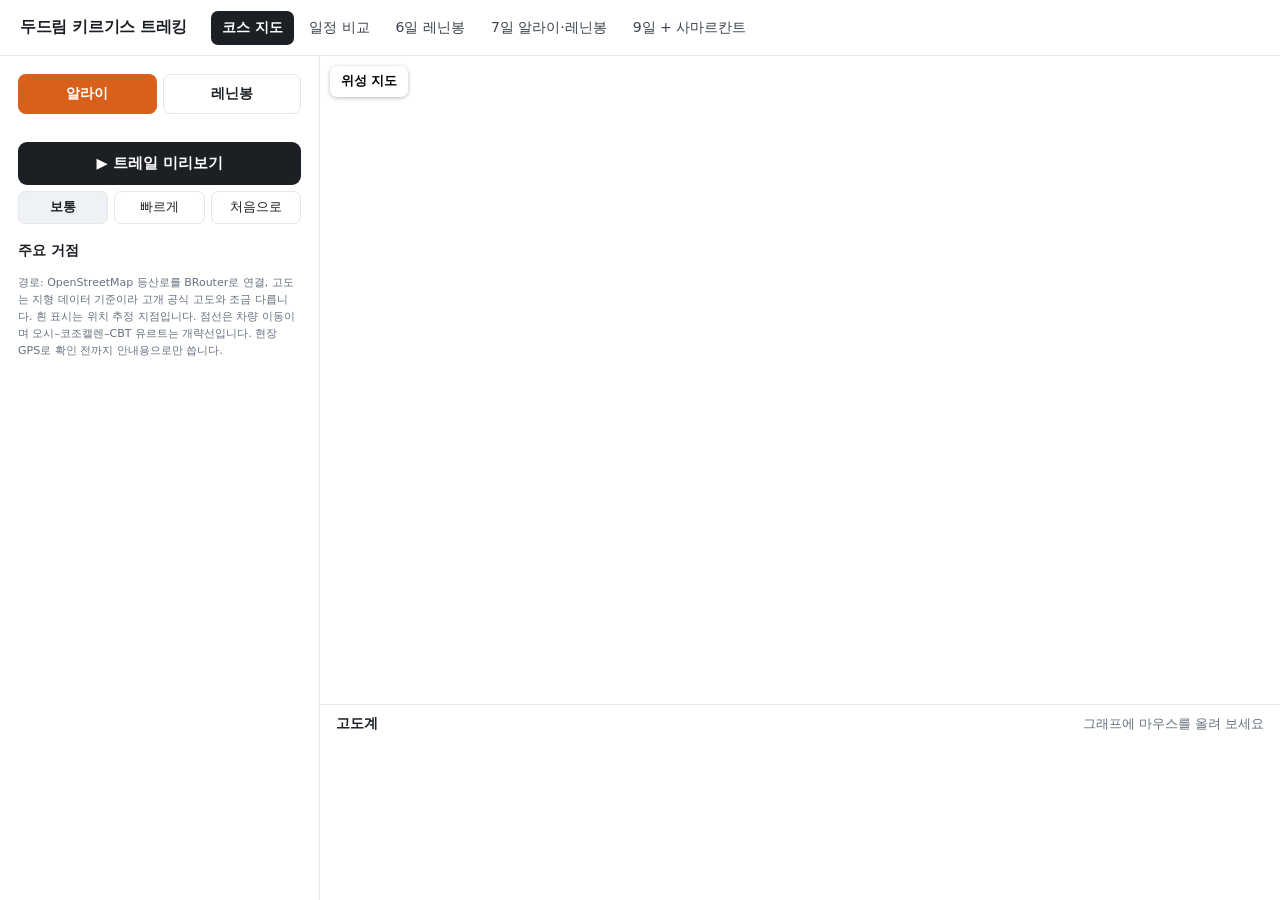
<file: index.html>
<!doctype html>
<html lang="ko">
<head>
<meta charset="utf-8">
<meta name="viewport" content="width=device-width, initial-scale=1">
<title>코스 지도 | 키르기스 트레킹</title>
<link href="https://api.mapbox.com/mapbox-gl-js/v3.8.0/mapbox-gl.css" rel="stylesheet">
<script src="https://api.mapbox.com/mapbox-gl-js/v3.8.0/mapbox-gl.js"></script>
<link href="site.css?v=3" rel="stylesheet">
<style>
html,body{height:100%}
#app{display:grid;grid-template-columns:320px 1fr;grid-template-rows:1fr 196px;height:calc(100vh - var(--hdr));height:calc(100dvh - var(--hdr))}
#side{grid-row:1/3;border-right:1px solid var(--line);overflow:auto;padding:18px;background:#fff}
#mapbox{position:relative;min-height:0}
#map{position:absolute;inset:0}
#prof{border-top:1px solid var(--line);padding:10px 16px 8px;background:#fff;min-width:0;display:flex;flex-direction:column}
.tabs{display:grid;grid-template-columns:1fr 1fr;gap:6px;margin-bottom:14px}
.tabs button{appearance:none;border:1px solid var(--line);background:#fff;border-radius:8px;padding:10px 8px;font:inherit;font-weight:700;font-size:14px;cursor:pointer;color:var(--ink)}
.tabs button[aria-pressed=true]{color:#fff;border-color:transparent}
.tabs button[data-c=alay][aria-pressed=true]{background:var(--alay)}
.tabs button[data-c=lenin][aria-pressed=true]{background:var(--lenin)}
.csub{font-size:13px;color:var(--sub);margin:0 0 12px;line-height:1.5}
.stats{display:grid;grid-template-columns:1fr 1fr;gap:8px;margin-bottom:8px}
.stat{background:#f5f6f8;border-radius:8px;padding:9px 11px}
.stat span{display:block;font-size:11.5px;color:var(--sub)}
.stat b{font-size:18px;letter-spacing:-.3px}
.cnote{font-size:12px;color:var(--sub);line-height:1.5;margin:0 0 14px}
#play{width:100%;appearance:none;border:0;border-radius:9px;background:var(--ink);color:#fff;font:inherit;font-weight:700;font-size:14.5px;padding:12px;cursor:pointer}
.ctl{display:flex;gap:6px;margin-top:6px}
.ctl button{flex:1;appearance:none;border:1px solid var(--line);background:#fff;border-radius:7px;padding:7px;font:inherit;font-size:12.5px;cursor:pointer;color:var(--ink)}
.ctl button[aria-pressed=true]{background:#eef1f5;font-weight:700}
#side h2{font-size:13.5px;margin:18px 0 6px}
#plist{list-style:none;margin:0;padding:0}
#plist button{all:unset;box-sizing:border-box;display:flex;align-items:center;gap:9px;width:100%;padding:7px 4px;border-bottom:1px solid #f0f1f3;font-size:13.5px;cursor:pointer}
#plist button:hover,#plist button:focus-visible{background:#f5f6f8}
#plist small{margin-left:auto;color:var(--sub);font-size:12px;white-space:nowrap}
.pin{width:12px;height:12px;border-radius:50%;border:2px solid #fff;box-shadow:0 0 0 1.5px #0005;flex:none}
.k-city{background:#1c1f23}.k-stay{background:#2a9d62}.k-pass{background:#c8102e}.k-lake{background:#1aa3c7}.k-peak{background:#5b3fb0}.k-est{background:#fff;box-shadow:0 0 0 2px #d9601a}
.src{font-size:11px;color:var(--sub);line-height:1.55;margin-top:14px}
.ptop{display:flex;align-items:baseline;gap:10px;margin-bottom:2px}
.ptop b{font-size:13.5px}
#readout{font-size:12.5px;color:var(--sub);margin-left:auto;font-variant-numeric:tabular-nums}
#chart{flex:1;min-height:0;width:100%;display:block;cursor:crosshair;touch-action:none}
.mk{display:flex;flex-direction:column;align-items:center;cursor:pointer}
.mk .pin{width:15px;height:15px}
.mk .lb{margin-top:2px;background:#fffffff0;border-radius:4px;padding:1px 5px;font-size:12px;font-weight:700;white-space:nowrap;box-shadow:0 1px 2px #0003}
.mk.dim{opacity:.55}
#map.far .mk.sub .lb{display:none}
#map.playing .mk{visibility:hidden}
#cursor{position:absolute;left:0;top:0;width:18px;height:18px;margin:-9px 0 0 -9px;border-radius:50%;background:#ffd21f;border:3px solid #1c1f23;box-shadow:0 0 0 2px #fff;pointer-events:none;z-index:2;display:none;will-change:transform}
#layer{position:absolute;top:10px;left:10px;z-index:2;background:#fff;border:0;border-radius:7px;padding:7px 11px;font:inherit;font-size:12.5px;font-weight:700;box-shadow:0 1px 4px #0004;cursor:pointer}
.mapboxgl-popup-content{font-family:inherit;padding:10px 12px;max-width:240px;font-size:13px;line-height:1.5}
.mapboxgl-popup-content b{display:block;font-size:14px}
#err{display:none;position:absolute;inset:0;z-index:3;align-items:center;justify-content:center;background:#fff;padding:24px;text-align:center;color:var(--sub)}
@media (max-width:820px){
 #app{display:flex;flex-direction:column;height:auto}
 #mapbox{height:56vh;order:1}#prof{height:180px;order:2;flex:none}#side{order:3;border:0;grid-row:auto}
}
</style>
</head>
<body>
<header class="hdr"><a class="logo" href="index.html">두드림 키르기스 트레킹</a><nav aria-label="주 메뉴"><a href="index.html" aria-current="page">코스 지도</a><a href="compare.html">일정 비교</a><a href="trip-6.html">6일 레닌봉</a><a href="trip-7.html">7일 알라이·레닌봉</a><a href="trip-9.html">9일 + 사마르칸트</a></nav></header>
<div id="app">
 <aside id="side">
  <div class="tabs" role="group" aria-label="코스 선택">
   <button data-c="alay" aria-pressed="true">알라이</button>
   <button data-c="lenin" aria-pressed="false">레닌봉</button>
  </div>
  <p class="csub" id="csub"></p>
  <div class="stats" id="stats"></div>
  <p class="cnote" id="cnote"></p>
  <button id="play">▶ 트레일 미리보기</button>
  <div class="ctl">
   <button data-s="1" aria-pressed="true">보통</button>
   <button data-s="2" aria-pressed="false">빠르게</button>
   <button id="stop">처음으로</button>
  </div>
  <h2>주요 거점</h2>
  <ul id="plist"></ul>
  <p class="src">경로: OpenStreetMap 등산로를 BRouter로 연결, 고도는 지형 데이터 기준이라 고개 공식 고도와 조금 다릅니다. 흰 표시는 위치 추정 지점입니다. 점선은 차량 이동이며 오시–코조캘렌–CBT 유르트는 개략선입니다. 현장 GPS로 확인 전까지 안내용으로만 씁니다.</p>
 </aside>
 <div id="mapbox"><div id="map"></div><div id="cursor"></div><button id="layer">위성 지도</button><div id="err"></div></div>
 <section id="prof" aria-label="고도계">
  <div class="ptop"><b>고도계</b><span id="readout">그래프에 마우스를 올려 보세요</span></div>
  <svg id="chart" role="img" aria-label="코스 고도 그래프"></svg>
 </section>
</div>
<script src="config.js"></script>
<script src="data.js"></script>
<script>
const T=window.TREK, COLORS={alay:'#d9601a',lenin:'#1e62d0'}, EX=1.3;
const $=s=>document.querySelector(s), $$=s=>[...document.querySelectorAll(s)];
let cur='alay', speed=1, prog=0, playing=false, last=0, satellite=false, cursorKm=null, intro=null;
const STYLES={o:'mapbox://styles/mapbox/outdoors-v12',s:'mapbox://styles/mapbox/satellite-streets-v12'};
const allLL=Object.values(T.courses).flatMap(c=>c.track.map(p=>[p[0],p[1]]));
const bounds=pts=>pts.reduce((b,p)=>b.extend(p),new mapboxgl.LngLatBounds(pts[0],pts[0]));

mapboxgl.accessToken=window.MAPBOX_TOKEN||'';
const map=new mapboxgl.Map({container:'map',style:STYLES.o,bounds:bounds(allLL),fitBoundsOptions:{padding:50},pitch:45,antialias:true});
map.addControl(new mapboxgl.NavigationControl({visualizePitch:true}),'top-right');
map.addControl(new mapboxgl.ScaleControl({unit:'metric'}),'bottom-left');
map.on('error',e=>{const m=String(e.error&&e.error.message||'');if(/401|403|Forbidden|Unauthorized|access token/i.test(m)){const x=$('#err');x.style.display='flex';x.textContent='지도를 불러오지 못했습니다. 맵박스 토큰의 허용 주소를 확인해 주세요.';}});

function addLayers(){
 if(!map.getSource('dem')) map.addSource('dem',{type:'raster-dem',url:'mapbox://mapbox.mapbox-terrain-dem-v1',tileSize:512,maxzoom:14});
 map.setTerrain({source:'dem',exaggeration:EX});
 map.setFog({range:[1,12],color:'#f5f7fa','horizon-blend':.08});
 map.addSource('jeep',{type:'geojson',data:{type:'FeatureCollection',features:T.jeep.map(c=>({type:'Feature',geometry:{type:'LineString',coordinates:c}}))}});
 map.addLayer({id:'jeep',type:'line',source:'jeep',layout:{'line-cap':'round'},paint:{'line-color':'#59616c','line-width':2.5,'line-dasharray':[1.5,1.8]}});
 for(const [k,c] of Object.entries(T.courses)){
  map.addSource('t-'+k,{type:'geojson',data:{type:'Feature',geometry:{type:'LineString',coordinates:c.track.map(p=>[p[0],p[1]])}}});
  map.addLayer({id:'h-'+k,type:'line',source:'t-'+k,layout:{'line-cap':'round','line-join':'round'},paint:{'line-color':'#fff','line-width':8,'line-opacity':.9}});
  map.addLayer({id:'l-'+k,type:'line',source:'t-'+k,layout:{'line-cap':'round','line-join':'round'},paint:{'line-color':COLORS[k],'line-width':4.5}});
 }
 // 미리보기 중에는 화면 요소(DOM) 대신 지도 안에 그린 거점을 써서 떨리지 않게 한다
 map.addSource('poi',{type:'geojson',data:{type:'FeatureCollection',features:T.pois.map(p=>({type:'Feature',properties:{name:p.name},geometry:{type:'Point',coordinates:[p.lng,p.lat]}}))}});
 map.addLayer({id:'poi-c',type:'circle',source:'poi',layout:{visibility:'none'},paint:{'circle-radius':6,'circle-color':'#fff','circle-stroke-color':'#1c1f23','circle-stroke-width':2.5,'circle-pitch-alignment':'map'}});
 map.addLayer({id:'poi-t',type:'symbol',source:'poi',layout:{visibility:'none','text-field':['get','name'],'text-size':13,'text-offset':[0,1.1],'text-anchor':'top','text-font':['DIN Pro Medium','Arial Unicode MS Regular']},paint:{'text-color':'#1c1f23','text-halo-color':'#fff','text-halo-width':1.6}});
 paintActive();setPoiLayers();
}
map.on('style.load',addLayers);
function setPoiLayers(){for(const l of ['poi-c','poi-t'])if(map.getLayer(l))map.setLayoutProperty(l,'visibility',playing?'visible':'none');$('#map').classList.toggle('playing',playing);}
function paintActive(){
 for(const k of Object.keys(T.courses)) if(map.getLayer('l-'+k)){
  map.setPaintProperty('l-'+k,'line-opacity',k===cur?1:.55);
  map.setPaintProperty('l-'+k,'line-width',k===cur?5:3.5);
 }
}
// 마커
const POIM={};
for(const p of T.pois){
 const el=document.createElement('div');el.className='mk'+(['cbt','dd','end','bc'].includes(p.id)?' sub':'');
 el.innerHTML=`<span class="pin k-${p.kind}"></span><span class="lb">${p.name}</span>`;
 const pop=new mapboxgl.Popup({offset:18,closeButton:false}).setHTML(`<b>${p.name}</b>${p.ele?`해발 약 ${p.ele.toLocaleString('ko-KR')}m<br>`:''}${p.text}`);
 const m=new mapboxgl.Marker({element:el,anchor:'top'}).setLngLat([p.lng,p.lat]).setPopup(pop).addTo(map);
 POIM[p.id]={p,m,el};
 const li=document.createElement('li');
 li.innerHTML=`<button><span class="pin k-${p.kind}"></span>${p.name}<small>${p.ele?p.ele.toLocaleString('ko-KR')+'m':'고도 확인 중'}</small></button>`;
 li.firstChild.onclick=()=>{stopPlay();map.flyTo({center:[p.lng,p.lat],zoom:p.kind==='city'?10:13,pitch:50,duration:1400});m.togglePopup();};
 $('#plist').append(li);
}
const zoomLabels=()=>$('#map').classList.toggle('far',map.getZoom()<10.6);map.on('zoom',zoomLabels);zoomLabels();

// 코스 계산
const track=()=>T.courses[cur].track, total=()=>{const t=track();return t[t.length-1][3]};
function at(km){
 const t=track();km=Math.max(0,Math.min(km,total()));
 let lo=0,hi=t.length-1;
 while(hi-lo>1){const m=(lo+hi)>>1;if(t[m][3]<=km)lo=m;else hi=m;}
 const a=t[lo],b=t[hi],f=b[3]>a[3]?(km-a[3])/(b[3]-a[3]):0;
 return [a[0]+(b[0]-a[0])*f,a[1]+(b[1]-a[1])*f,a[2]+(b[2]-a[2])*f];
}
const fmt=n=>Math.round(n).toLocaleString('ko-KR');
function placeCursor(){
 const c=$('#cursor');if(cursorKm==null){c.style.display='none';return;}
 const p=at(cursorKm),q=map.project([p[0],p[1]]);c.style.display='block';
 c.style.transform=`translate3d(${q.x.toFixed(2)}px,${q.y.toFixed(2)}px,0)`;
}
map.on('render',placeCursor);
function showCursor(km){
 cursorKm=km;const p=at(km);placeCursor();
 $('#readout').textContent=`${km.toFixed(1)} km · 해발 ${fmt(p[2])} m`;
 drawCursor(km);
}
// 고도계
const NS='http://www.w3.org/2000/svg';const svg=$('#chart');let X,Y,CW,CH;const PAD={l:44,r:12,t:18,b:18};
function node(n,a,t){const e=document.createElementNS(NS,n);for(const k in a)e.setAttribute(k,a[k]);if(t!=null)e.textContent=t;svg.append(e);return e;}
function drawChart(){
 const r=svg.getBoundingClientRect();CW=r.width;CH=r.height;if(!CW||!CH)return;
 svg.setAttribute('viewBox',`0 0 ${CW} ${CH}`);svg.replaceChildren();
 const c=T.courses[cur],t=c.track,max=total();
 const lo=Math.floor(c.stats.min/500)*500,hi=Math.ceil((c.stats.max+60)/500)*500;
 X=k=>PAD.l+k/max*(CW-PAD.l-PAD.r);Y=e=>PAD.t+(hi-e)/(hi-lo)*(CH-PAD.t-PAD.b);
 for(let e=lo;e<=hi;e+=500){node('line',{x1:PAD.l,x2:CW-PAD.r,y1:Y(e),y2:Y(e),stroke:'#e9ebee'});node('text',{x:PAD.l-6,y:Y(e)+4,'text-anchor':'end','font-size':11,fill:'#667080'},fmt(e));}
 const step=max>12?5:2;for(let k=0;k<=max;k+=step)node('text',{x:X(k),y:CH-4,'text-anchor':'middle','font-size':11,fill:'#667080'},k+' km');
 const d='M'+t.map(p=>`${X(p[3]).toFixed(1)} ${Y(p[2]).toFixed(1)}`).join('L');
 node('path',{d:`${d}L${X(max)} ${CH-PAD.b}L${X(0)} ${CH-PAD.b}Z`,fill:COLORS[cur],'fill-opacity':.16});
 node('path',{d,fill:'none',stroke:COLORS[cur],'stroke-width':2});
 for(const q of c.cuts){const p=at(q.km),x=X(q.km),anc=q.km<max*.08?'start':q.km>max*.92?'end':'middle';
  node('line',{x1:x,x2:x,y1:Y(p[2]),y2:CH-PAD.b,stroke:'#59616c','stroke-dasharray':'2 3'});
  node('circle',{cx:x,cy:Y(p[2]),r:3.5,fill:'#fff',stroke:'#1c1f23','stroke-width':1.5});
  node('text',{x,y:Math.max(11,Y(p[2])-7),'text-anchor':anc,'font-size':11.5,'font-weight':700,fill:'#1c1f23'},q.name);}
 node('line',{id:'cl',x1:0,x2:0,y1:PAD.t,y2:CH-PAD.b,stroke:'#1c1f23',visibility:'hidden'});
 node('circle',{id:'cd',r:5,fill:'#ffd21f',stroke:'#1c1f23','stroke-width':2,visibility:'hidden'});
}
function drawCursor(km){const l=$('#cl'),d=$('#cd');if(!l)return;const p=at(km),x=X(km);
 l.setAttribute('x1',x);l.setAttribute('x2',x);l.setAttribute('visibility','visible');d.setAttribute('cx',x);d.setAttribute('cy',Y(p[2]));d.setAttribute('visibility','visible');}
function kmFrom(ev){const r=svg.getBoundingClientRect();return Math.max(0,Math.min(total(),(ev.clientX-r.left-PAD.l)/(CW-PAD.l-PAD.r)*total()));}
svg.addEventListener('pointermove',e=>{if(playing)return;showCursor(kmFrom(e));});
svg.addEventListener('pointerdown',e=>{const k=kmFrom(e);prog=k/total();showCursor(k);if(!playing){const p=at(k);map.easeTo({center:[p[0],p[1]],duration:500});}});
new ResizeObserver(()=>{drawChart();if(cursorKm!=null)drawCursor(cursorKm);}).observe(svg);

// 코스 선택
function selectCourse(k,fly=true){
 stopPlay();cur=k;prog=0;cursorKm=null;path=null;const c=T.courses[k];
 $$('.tabs button').forEach(b=>b.setAttribute('aria-pressed',b.dataset.c===k));
 $('#csub').textContent=c.sub;$('#cnote').textContent=c.note;
 const s=c.stats;$('#stats').innerHTML=[['걷는 거리',s.km+' km'],['최고 고도',fmt(s.max)+' m'],['오르막',fmt(s.up)+' m'],['내리막',fmt(s.dn)+' m']].map(([a,b])=>`<div class="stat"><span>${a}</span><b>${b}</b></div>`).join('');
 for(const {p,el} of Object.values(POIM)) el.classList.toggle('dim',!!p.course&&p.course!==k);
 $('#readout').textContent='그래프에 마우스를 올려 보세요';
 placeCursor();drawChart();paintActive();
 if(fly)fitCourse();
}
function fitCourse(){map.fitBounds(bounds(track().map(p=>[p[0],p[1]])),{padding:{top:70,bottom:60,left:60,right:60},pitch:50,bearing:0,duration:1500});}
$$('.tabs button').forEach(b=>b.onclick=()=>selectCourse(b.dataset.c));

// 트레일 미리보기: 카메라 경로를 먼저 다 계산해 두고 거리로 읽는다
const STEP=.05, PITCH=62, ABOVE=1500, BACK=2.6, SEC_PER_KM=3.2;
let path=null;
const RAD=Math.PI/180, smoothArr=(a,w)=>{const o=new Array(a.length),n=a.length;let s=0;const pre=[0];for(const v of a){s+=v;pre.push(s);}for(let i=0;i<n;i++){const l=Math.max(0,i-w),r=Math.min(n,i+w+1);o[i]=(pre[r]-pre[l])/(r-l);}return o;};
function buildPath(){
 const n=Math.ceil(total()/STEP)+1,km=[...Array(n)].map((_,i)=>Math.min(i*STEP,total()));
 const pts=km.map(at),kx=Math.cos(pts[0][1]*RAD);
 const gx=[],gy=[];for(let i=0;i<n;i++){const a=pts[Math.max(0,i-1)],b=pts[Math.min(n-1,i+1)];const dx=(b[0]-a[0])*kx,dy=b[1]-a[1],l=Math.hypot(dx,dy)||1;gx.push(dx/l);gy.push(dy/l);}
 const w=Math.round(1.1/STEP);
 const sx=smoothArr(smoothArr(gx,w),w),sy=smoothArr(smoothArr(gy,w),w);
 const bear=sx.map((x,i)=>Math.atan2(x,sy[i]));
 const backDeg=BACK/111.32;
 const clng=pts.map((p,i)=>p[0]-Math.sin(bear[i])*backDeg/kx),clat=pts.map((p,i)=>p[1]-Math.cos(bear[i])*backDeg);
 const win=Math.round(1.5/STEP),hi=pts.map((_,i)=>{let m=0;for(let j=Math.max(0,i-win);j<=Math.min(n-1,i+win);j++)m=Math.max(m,pts[j][2]);return m*EX+ABOVE;});
 const sw=Math.round(.6/STEP),cx=smoothArr(clng,sw),cy=smoothArr(clat,sw),ca=smoothArr(smoothArr(hi,win),win);
 let bdeg=[],prev=bear[0]/RAD;for(const b of bear){let d=b/RAD;while(d-prev>180)d-=360;while(d-prev<-180)d+=360;bdeg.push(d);prev=d;}
 bdeg=smoothArr(bdeg,sw);
 path={cx,cy,ca,bdeg};
}
function pose(km){
 const f=Math.min(km/STEP,path.cx.length-1.001),i=Math.floor(f),t=f-i,L=a=>a[i]+(a[i+1]-a[i])*t;
 return {lng:L(path.cx),lat:L(path.cy),alt:L(path.ca),bearing:L(path.bdeg),pitch:PITCH};
}
function applyPose(c){
 const o=map.getFreeCameraOptions();
 o.position=mapboxgl.MercatorCoordinate.fromLngLat([c.lng,c.lat],c.alt);
 o.setPitchBearing(c.pitch,c.bearing);
 map.setFreeCameraOptions(o);
}
function setPlay(v){playing=v;$('#play').textContent=v?'❚❚ 일시정지':(prog>0&&prog<1?'▶ 이어서 보기':'▶ 트레일 미리보기');setPoiLayers();}
function stopPlay(){intro=null;setPlay(false);}
function frame(t){
 if(!playing)return;
 const dt=Math.min(100,t-last);last=t;
 if(intro){
  intro.t+=dt/1400;const e=Math.min(1,intro.t),s=e*e*(3-2*e),a=intro.a,b=intro.b;
  let db=b.bearing-a.bearing;while(db>180)db-=360;while(db<-180)db+=360;
  applyPose({lng:a.lng+(b.lng-a.lng)*s,lat:a.lat+(b.lat-a.lat)*s,alt:a.alt+(b.alt-a.alt)*s,bearing:a.bearing+db*s,pitch:a.pitch+(b.pitch-a.pitch)*s});
  if(e>=1)intro=null;
  requestAnimationFrame(frame);return;
 }
 prog+=dt/1000*speed/(SEC_PER_KM*total());
 if(prog>=1){prog=1;showCursor(total());setPlay(false);setTimeout(()=>{prog=0;cursorKm=null;placeCursor();drawChart();$('#readout').textContent='그래프에 마우스를 올려 보세요';fitCourse();$('#play').textContent='▶ 트레일 미리보기';},900);return;}
 const k=prog*total();applyPose(pose(k));showCursor(k);requestAnimationFrame(frame);
}
function startPlay(){
 if(!path)buildPath();
 const k=prog*total(),cam=map.getFreeCameraOptions(),ll=cam.position.toLngLat();
 map.stop();setPlay(true);showCursor(k);
 intro={t:0,a:{lng:ll.lng,lat:ll.lat,alt:cam.position.toAltitude(),bearing:map.getBearing(),pitch:map.getPitch()},b:pose(k)};
 last=performance.now();requestAnimationFrame(frame);
}
$('#play').onclick=()=>playing?stopPlay():startPlay();
$('#stop').onclick=()=>{stopPlay();prog=0;cursorKm=null;placeCursor();$('#readout').textContent='그래프에 마우스를 올려 보세요';drawChart();$('#play').textContent='▶ 트레일 미리보기';fitCourse();};
$$('.ctl button[data-s]').forEach(b=>b.onclick=()=>{speed=+b.dataset.s;$$('.ctl button[data-s]').forEach(x=>x.setAttribute('aria-pressed',x===b));});
for(const ev of ['mousedown','touchstart','wheel'])map.getCanvas().addEventListener(ev,()=>{if(playing)stopPlay();},{passive:true});
$('#layer').onclick=()=>{satellite=!satellite;$('#layer').textContent=satellite?'등산 지도':'위성 지도';map.setStyle(satellite?STYLES.s:STYLES.o);};

const q=new URLSearchParams(location.search).get('course');
selectCourse(q==='lenin'?'lenin':'alay',false);
if(q==='lenin'||q==='alay')map.once('load',fitCourse);
</script>
</body>
</html>
</file>
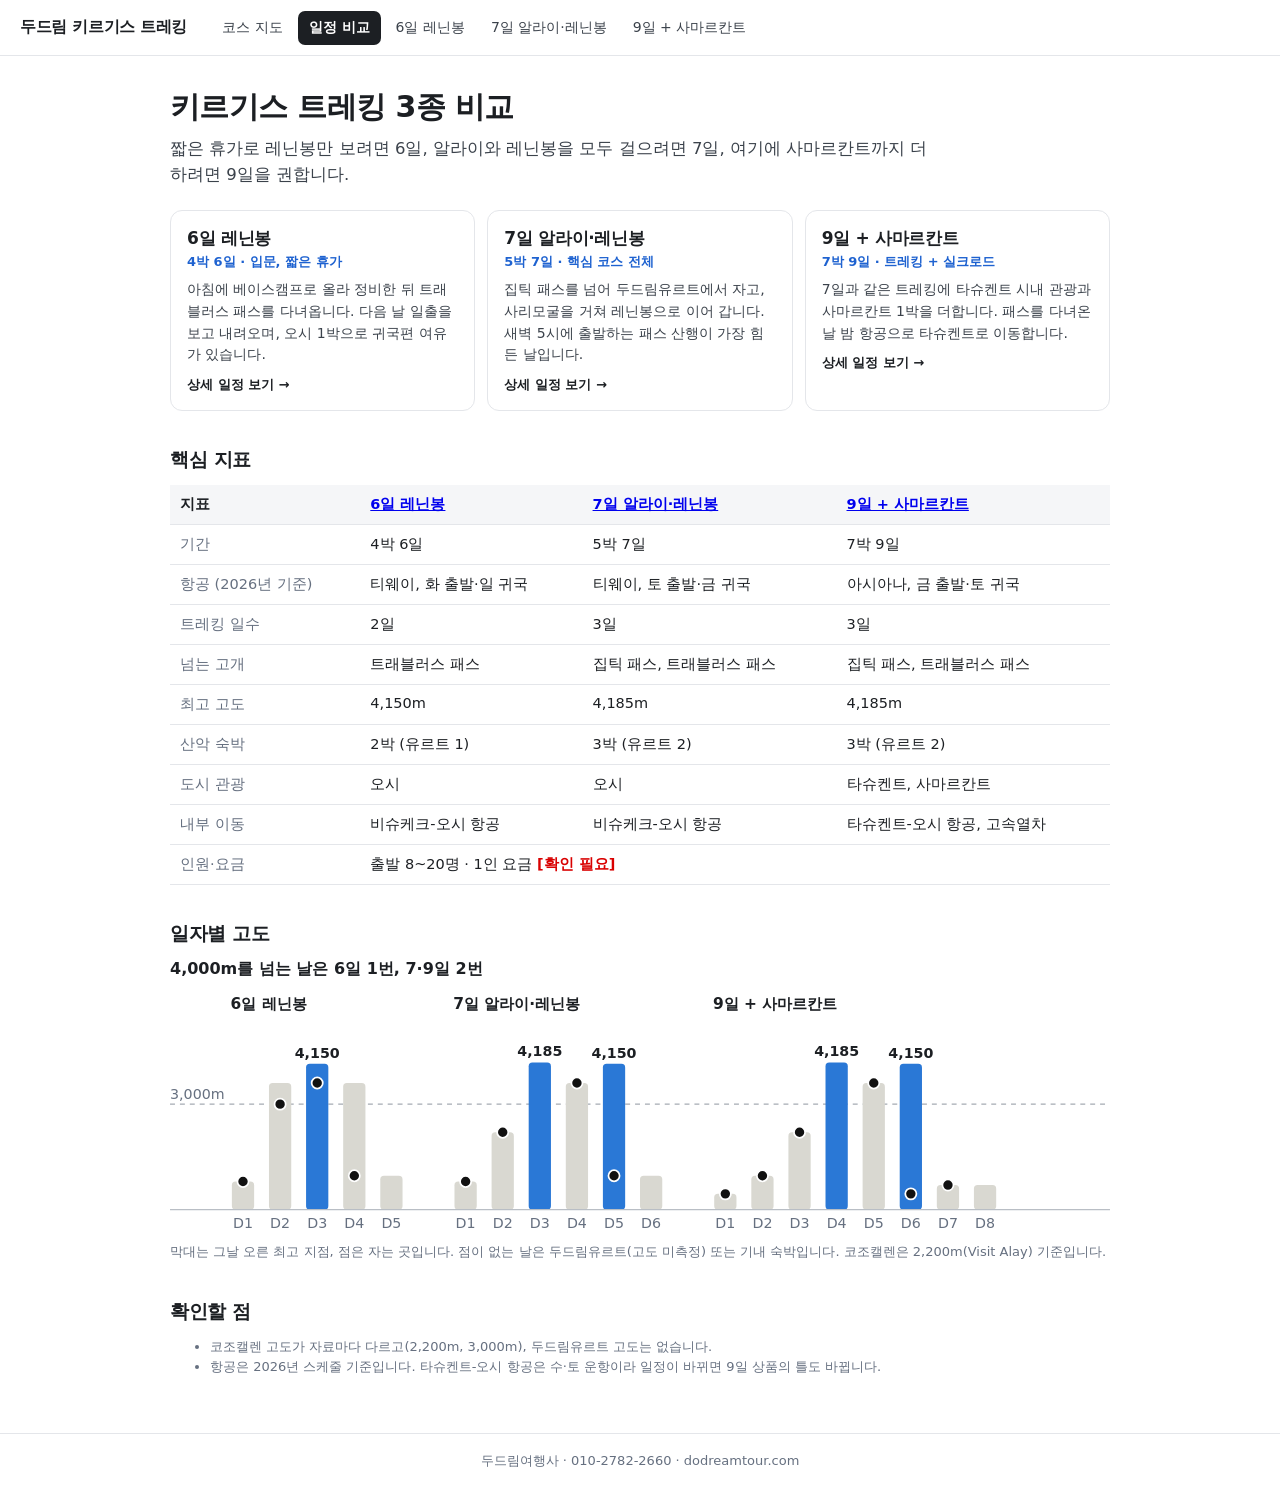
<file: compare.html>
<!doctype html>
<html lang="ko"><head><meta charset="utf-8"><meta name="viewport" content="width=device-width, initial-scale=1">
<title>일정 비교 | 키르기스 트레킹</title><link href="site.css?v=3" rel="stylesheet"></head>
<body><header class="hdr"><a class="logo" href="index.html">두드림 키르기스 트레킹</a><nav aria-label="주 메뉴"><a href="index.html">코스 지도</a><a href="compare.html" aria-current="page">일정 비교</a><a href="trip-6.html">6일 레닌봉</a><a href="trip-7.html">7일 알라이·레닌봉</a><a href="trip-9.html">9일 + 사마르칸트</a></nav></header>
<main class="wrap">
<h1>키르기스 트레킹 3종 비교</h1>
<p class="lead">짧은 휴가로 레닌봉만 보려면 6일, 알라이와 레닌봉을 모두 걸으려면 7일, 여기에 사마르칸트까지 더하려면 9일을 권합니다.</p>
<div class="cards"><a class="card" href="trip-6.html"><b>6일 레닌봉</b><div class="d">4박 6일 · 입문, 짧은 휴가</div><p>아침에 베이스캠프로 올라 정비한 뒤 트래블러스 패스를 다녀옵니다. 다음 날 일출을 보고 내려오며, 오시 1박으로 귀국편 여유가 있습니다.</p><span class="go">상세 일정 보기 →</span></a><a class="card" href="trip-7.html"><b>7일 알라이·레닌봉</b><div class="d">5박 7일 · 핵심 코스 전체</div><p>집틱 패스를 넘어 두드림유르트에서 자고, 사리모굴을 거쳐 레닌봉으로 이어 갑니다. 새벽 5시에 출발하는 패스 산행이 가장 힘든 날입니다.</p><span class="go">상세 일정 보기 →</span></a><a class="card" href="trip-9.html"><b>9일 + 사마르칸트</b><div class="d">7박 9일 · 트레킹 + 실크로드</div><p>7일과 같은 트레킹에 타슈켄트 시내 관광과 사마르칸트 1박을 더합니다. 패스를 다녀온 날 밤 항공으로 타슈켄트로 이동합니다.</p><span class="go">상세 일정 보기 →</span></a></div>
<h2>핵심 지표</h2>
<div class="scroll"><table class="cmp"><tr><th>지표</th><th><a href="trip-6.html">6일 레닌봉</a></th><th><a href="trip-7.html">7일 알라이·레닌봉</a></th><th><a href="trip-9.html">9일 + 사마르칸트</a></th></tr><tr><td>기간</td><td>4박 6일</td><td>5박 7일</td><td>7박 9일</td></tr><tr><td>항공 (2026년 기준)</td><td>티웨이, 화 출발·일 귀국</td><td>티웨이, 토 출발·금 귀국</td><td>아시아나, 금 출발·토 귀국</td></tr><tr><td>트레킹 일수</td><td>2일</td><td>3일</td><td>3일</td></tr><tr><td>넘는 고개</td><td>트래블러스 패스</td><td>집틱 패스, 트래블러스 패스</td><td>집틱 패스, 트래블러스 패스</td></tr><tr><td>최고 고도</td><td>4,150m</td><td>4,185m</td><td>4,185m</td></tr><tr><td>산악 숙박</td><td>2박 (유르트 1)</td><td>3박 (유르트 2)</td><td>3박 (유르트 2)</td></tr><tr><td>도시 관광</td><td>오시</td><td>오시</td><td>타슈켄트, 사마르칸트</td></tr><tr><td>내부 이동</td><td>비슈케크-오시 항공</td><td>비슈케크-오시 항공</td><td>타슈켄트-오시 항공, 고속열차</td></tr>
<tr><td>인원·요금</td><td colspan="3">출발 8~20명 · 1인 요금 <span class="chk">[확인 필요]</span></td></tr></table></div>
<h2>일자별 고도</h2>
<p class="fig">4,000m를 넘는 날은 6일 1번, 7·9일 2번</p>
<div class="scroll"><svg class="alt" viewBox="0 0 760 196" role="img" aria-label="일자별 고도"><line x1="0" x2="760" y1="90.7" y2="90.7" stroke="#a5abb3" stroke-dasharray="4 4"/><text x="0" y="86.7">3,000m</text><text x="49" y="14" class="h">6일 레닌봉</text><rect x="50" y="153.2" width="18" height="22.8" rx="3" fill="#d9d8d1"><title>D1 800m</title></rect><circle cx="59.0" cy="153.2" r="4.5" fill="#111" stroke="#fff" stroke-width="1.4"><title>자는 곳 800m</title></circle><text x="59.0" y="191" text-anchor="middle">D1</text><rect x="80" y="73.6" width="18" height="102.4" rx="3" fill="#d9d8d1"><title>D2 3,600m</title></rect><circle cx="89.0" cy="90.7" r="4.5" fill="#111" stroke="#fff" stroke-width="1.4"><title>자는 곳 3,000m</title></circle><text x="89.0" y="191" text-anchor="middle">D2</text><rect x="110" y="58.0" width="18" height="118.0" rx="3" fill="#2a78d6"><title>D3 4,150m</title></rect><text x="119.0" y="53.0" text-anchor="middle" class="v">4,150</text><circle cx="119.0" cy="73.6" r="4.5" fill="#111" stroke="#fff" stroke-width="1.4"><title>자는 곳 3,600m</title></circle><text x="119.0" y="191" text-anchor="middle">D3</text><rect x="140" y="73.6" width="18" height="102.4" rx="3" fill="#d9d8d1"><title>D4 3,600m</title></rect><circle cx="149.0" cy="148.6" r="4.5" fill="#111" stroke="#fff" stroke-width="1.4"><title>자는 곳 963m</title></circle><text x="149.0" y="191" text-anchor="middle">D4</text><rect x="170" y="148.6" width="18" height="27.4" rx="3" fill="#d9d8d1"><title>D5 963m</title></rect><text x="179.0" y="191" text-anchor="middle">D5</text><text x="229" y="14" class="h">7일 알라이·레닌봉</text><rect x="230" y="153.2" width="18" height="22.8" rx="3" fill="#d9d8d1"><title>D1 800m</title></rect><circle cx="239.0" cy="153.2" r="4.5" fill="#111" stroke="#fff" stroke-width="1.4"><title>자는 곳 800m</title></circle><text x="239.0" y="191" text-anchor="middle">D1</text><rect x="260" y="113.4" width="18" height="62.6" rx="3" fill="#d9d8d1"><title>D2 2,200m</title></rect><circle cx="269.0" cy="113.4" r="4.5" fill="#111" stroke="#fff" stroke-width="1.4"><title>자는 곳 2,200m</title></circle><text x="269.0" y="191" text-anchor="middle">D2</text><rect x="290" y="57.0" width="18" height="119.0" rx="3" fill="#2a78d6"><title>D3 4,185m</title></rect><text x="299.0" y="52.0" text-anchor="middle" class="v">4,185</text><text x="299.0" y="191" text-anchor="middle">D3</text><rect x="320" y="73.6" width="18" height="102.4" rx="3" fill="#d9d8d1"><title>D4 3,600m</title></rect><circle cx="329.0" cy="73.6" r="4.5" fill="#111" stroke="#fff" stroke-width="1.4"><title>자는 곳 3,600m</title></circle><text x="329.0" y="191" text-anchor="middle">D4</text><rect x="350" y="58.0" width="18" height="118.0" rx="3" fill="#2a78d6"><title>D5 4,150m</title></rect><text x="359.0" y="53.0" text-anchor="middle" class="v">4,150</text><circle cx="359.0" cy="148.6" r="4.5" fill="#111" stroke="#fff" stroke-width="1.4"><title>자는 곳 963m</title></circle><text x="359.0" y="191" text-anchor="middle">D5</text><rect x="380" y="148.6" width="18" height="27.4" rx="3" fill="#d9d8d1"><title>D6 963m</title></rect><text x="389.0" y="191" text-anchor="middle">D6</text><text x="439" y="14" class="h">9일 + 사마르칸트</text><rect x="440" y="163.2" width="18" height="12.8" rx="3" fill="#d9d8d1"><title>D1 450m</title></rect><circle cx="449.0" cy="163.2" r="4.5" fill="#111" stroke="#fff" stroke-width="1.4"><title>자는 곳 450m</title></circle><text x="449.0" y="191" text-anchor="middle">D1</text><rect x="470" y="148.6" width="18" height="27.4" rx="3" fill="#d9d8d1"><title>D2 963m</title></rect><circle cx="479.0" cy="148.6" r="4.5" fill="#111" stroke="#fff" stroke-width="1.4"><title>자는 곳 963m</title></circle><text x="479.0" y="191" text-anchor="middle">D2</text><rect x="500" y="113.4" width="18" height="62.6" rx="3" fill="#d9d8d1"><title>D3 2,200m</title></rect><circle cx="509.0" cy="113.4" r="4.5" fill="#111" stroke="#fff" stroke-width="1.4"><title>자는 곳 2,200m</title></circle><text x="509.0" y="191" text-anchor="middle">D3</text><rect x="530" y="57.0" width="18" height="119.0" rx="3" fill="#2a78d6"><title>D4 4,185m</title></rect><text x="539.0" y="52.0" text-anchor="middle" class="v">4,185</text><text x="539.0" y="191" text-anchor="middle">D4</text><rect x="560" y="73.6" width="18" height="102.4" rx="3" fill="#d9d8d1"><title>D5 3,600m</title></rect><circle cx="569.0" cy="73.6" r="4.5" fill="#111" stroke="#fff" stroke-width="1.4"><title>자는 곳 3,600m</title></circle><text x="569.0" y="191" text-anchor="middle">D5</text><rect x="590" y="58.0" width="18" height="118.0" rx="3" fill="#2a78d6"><title>D6 4,150m</title></rect><text x="599.0" y="53.0" text-anchor="middle" class="v">4,150</text><circle cx="599.0" cy="163.2" r="4.5" fill="#111" stroke="#fff" stroke-width="1.4"><title>자는 곳 450m</title></circle><text x="599.0" y="191" text-anchor="middle">D6</text><rect x="620" y="156.1" width="18" height="19.9" rx="3" fill="#d9d8d1"><title>D7 700m</title></rect><circle cx="629.0" cy="156.1" r="4.5" fill="#111" stroke="#fff" stroke-width="1.4"><title>자는 곳 700m</title></circle><text x="629.0" y="191" text-anchor="middle">D7</text><rect x="650" y="156.1" width="18" height="19.9" rx="3" fill="#d9d8d1"><title>D8 700m</title></rect><text x="659.0" y="191" text-anchor="middle">D8</text><line x1="0" x2="760" y1="176" y2="176" stroke="#b9bec5"/></svg></div>
<p class="cap">막대는 그날 오른 최고 지점, 점은 자는 곳입니다. 점이 없는 날은 두드림유르트(고도 미측정) 또는 기내 숙박입니다. 코조캘렌은 2,200m(Visit Alay) 기준입니다.</p>
<h2>확인할 점</h2>
<ul class="cap">
<li>코조캘렌 고도가 자료마다 다르고(2,200m, 3,000m), 두드림유르트 고도는 없습니다.</li>
<li>항공은 2026년 스케줄 기준입니다. 타슈켄트-오시 항공은 수·토 운항이라 일정이 바뀌면 9일 상품의 틀도 바뀝니다.</li>
</ul></main>
<footer class="ft">두드림여행사 · 010-2782-2660 · dodreamtour.com</footer></body></html>
</file>
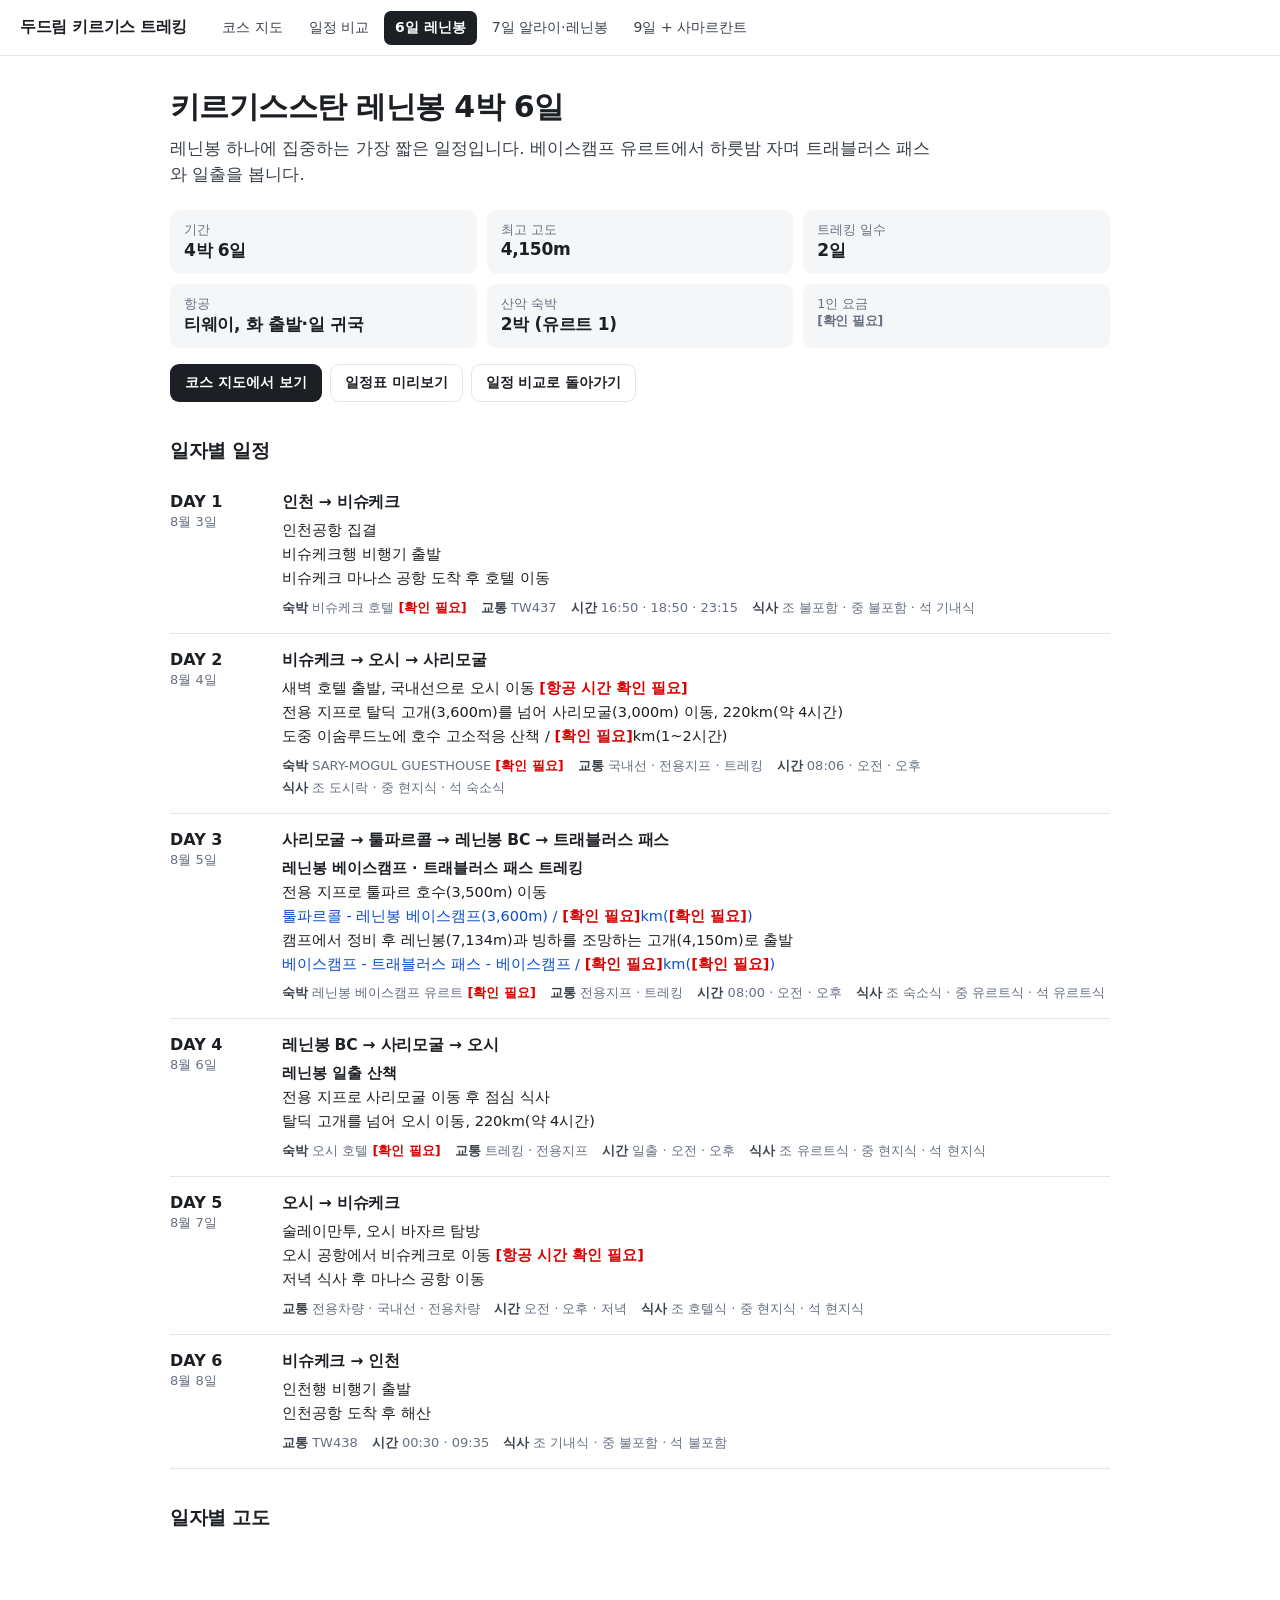
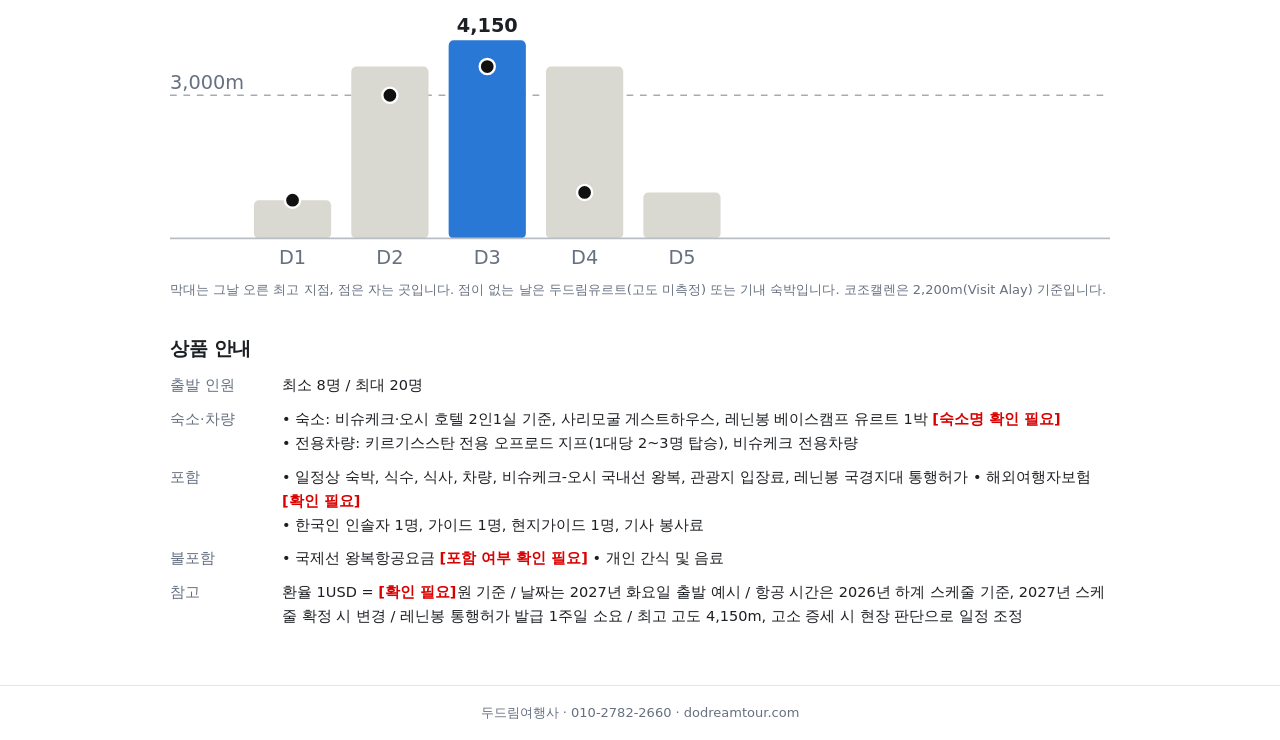
<file: trip-6.html>
<!doctype html>
<html lang="ko"><head><meta charset="utf-8"><meta name="viewport" content="width=device-width, initial-scale=1">
<title>6일 레닌봉 | 키르기스 트레킹</title><link href="site.css?v=3" rel="stylesheet"></head>
<body><header class="hdr"><a class="logo" href="index.html">두드림 키르기스 트레킹</a><nav aria-label="주 메뉴"><a href="index.html">코스 지도</a><a href="compare.html">일정 비교</a><a href="trip-6.html" aria-current="page">6일 레닌봉</a><a href="trip-7.html">7일 알라이·레닌봉</a><a href="trip-9.html">9일 + 사마르칸트</a></nav></header>
<main class="wrap">
<h1>키르기스스탄 레닌봉 4박 6일</h1>
<p class="lead">레닌봉 하나에 집중하는 가장 짧은 일정입니다. 베이스캠프 유르트에서 하룻밤 자며 트래블러스 패스와 일출을 봅니다.</p>
<div class="facts"><div class="fact"><span>기간</span><b>4박 6일</b></div><div class="fact"><span>최고 고도</span><b>4,150m</b></div><div class="fact"><span>트레킹 일수</span><b>2일</b></div><div class="fact"><span>항공</span><b>티웨이, 화 출발·일 귀국</b></div><div class="fact"><span>산악 숙박</span><b>2박 (유르트 1)</b></div><div class="fact"><span>1인 요금</span><b><span class="chk">[확인 필요]</span></b></div></div>
<div class="acts"><a class="btn" href="index.html?course=lenin">코스 지도에서 보기</a><button class="btn sec" id="open-sheet" type="button">일정표 미리보기</button><a class="btn sec" href="compare.html">일정 비교로 돌아가기</a></div>
<dialog class="sheet" id="sheet" aria-labelledby="sheet-title">
<div class="sheet-top"><b id="sheet-title">키르기스스탄 레닌봉 4박 6일 일정표</b>
<a class="btn" href="files/trip-6.pdf" download="키르기스스탄_레닌봉_4박_6일_일정표.pdf">PDF 다운로드</a>
<button class="sheet-x" id="close-sheet" type="button" aria-label="닫기">×</button></div>
<div class="sheet-body"><img src="files/trip-6-p1.png" alt="키르기스스탄 레닌봉 4박 6일 일정표 1쪽" loading="lazy"></div></dialog>
<script>
const dlg=document.getElementById('sheet');
document.getElementById('open-sheet').onclick=()=>dlg.showModal();
document.getElementById('close-sheet').onclick=()=>dlg.close();
dlg.addEventListener('click',e=>{if(e.target===dlg)dlg.close();});
</script>
<h2>일자별 일정</h2>
<article class="day"><div><div class="no">DAY 1</div><div class="dt">8월 3일</div></div><div><div class="route">인천 → 비슈케크</div><ul><li>인천공항 집결</li><li>비슈케크행 비행기 출발</li><li>비슈케크 마나스 공항 도착 후 호텔 이동</li></ul><div class="meta"><span><b>숙박</b> 비슈케크 호텔 <span class="chk">[확인 필요]</span></span><span><b>교통</b> TW437</span><span><b>시간</b> 16:50 · 18:50 · 23:15</span><span><b>식사</b> 조 불포함 · 중 불포함 · 석 기내식</span></div></div></article><article class="day"><div><div class="no">DAY 2</div><div class="dt">8월 4일</div></div><div><div class="route">비슈케크 → 오시 → 사리모굴</div><ul><li>새벽 호텔 출발, 국내선으로 오시 이동 <span class="chk">[항공 시간 확인 필요]</span></li><li>전용 지프로 탈딕 고개(3,600m)를 넘어 사리모굴(3,000m) 이동, 220km(약 4시간)</li><li>도중 이숨루드노에 호수 고소적응 산책 / <span class="chk">[확인 필요]</span>km(1~2시간)</li></ul><div class="meta"><span><b>숙박</b> SARY-MOGUL GUESTHOUSE <span class="chk">[확인 필요]</span></span><span><b>교통</b> 국내선 · 전용지프 · 트레킹</span><span><b>시간</b> 08:06 · 오전 · 오후</span><span><b>식사</b> 조 도시락 · 중 현지식 · 석 숙소식</span></div></div></article><article class="day"><div><div class="no">DAY 3</div><div class="dt">8월 5일</div></div><div><div class="route">사리모굴 → 툴파르콜 → 레닌봉 BC → 트래블러스 패스</div><ul><li class="t">레닌봉 베이스캠프 · 트래블러스 패스 트레킹</li><li>전용 지프로 툴파르 호수(3,500m) 이동</li><li class="r">툴파르콜 - 레닌봉 베이스캠프(3,600m) / <span class="chk">[확인 필요]</span>km(<span class="chk">[확인 필요]</span>)</li><li>캠프에서 정비 후 레닌봉(7,134m)과 빙하를 조망하는 고개(4,150m)로 출발</li><li class="r">베이스캠프 - 트래블러스 패스 - 베이스캠프 / <span class="chk">[확인 필요]</span>km(<span class="chk">[확인 필요]</span>)</li></ul><div class="meta"><span><b>숙박</b> 레닌봉 베이스캠프 유르트 <span class="chk">[확인 필요]</span></span><span><b>교통</b> 전용지프 · 트레킹</span><span><b>시간</b> 08:00 · 오전 · 오후</span><span><b>식사</b> 조 숙소식 · 중 유르트식 · 석 유르트식</span></div></div></article><article class="day"><div><div class="no">DAY 4</div><div class="dt">8월 6일</div></div><div><div class="route">레닌봉 BC → 사리모굴 → 오시</div><ul><li class="t">레닌봉 일출 산책</li><li>전용 지프로 사리모굴 이동 후 점심 식사</li><li>탈딕 고개를 넘어 오시 이동, 220km(약 4시간)</li></ul><div class="meta"><span><b>숙박</b> 오시 호텔 <span class="chk">[확인 필요]</span></span><span><b>교통</b> 트레킹 · 전용지프</span><span><b>시간</b> 일출 · 오전 · 오후</span><span><b>식사</b> 조 유르트식 · 중 현지식 · 석 현지식</span></div></div></article><article class="day"><div><div class="no">DAY 5</div><div class="dt">8월 7일</div></div><div><div class="route">오시 → 비슈케크</div><ul><li>술레이만투, 오시 바자르 탐방</li><li>오시 공항에서 비슈케크로 이동 <span class="chk">[항공 시간 확인 필요]</span></li><li>저녁 식사 후 마나스 공항 이동</li></ul><div class="meta"><span><b>교통</b> 전용차량 · 국내선 · 전용차량</span><span><b>시간</b> 오전 · 오후 · 저녁</span><span><b>식사</b> 조 호텔식 · 중 현지식 · 석 현지식</span></div></div></article><article class="day"><div><div class="no">DAY 6</div><div class="dt">8월 8일</div></div><div><div class="route">비슈케크 → 인천</div><ul><li>인천행 비행기 출발</li><li>인천공항 도착 후 해산</li></ul><div class="meta"><span><b>교통</b> TW438</span><span><b>시간</b> 00:30 · 09:35</span><span><b>식사</b> 조 기내식 · 중 불포함 · 석 불포함</span></div></div></article>
<h2>일자별 고도</h2>
<svg class="alt" viewBox="0 0 560 196" role="img" aria-label="일자별 고도"><line x1="0" x2="560" y1="90.7" y2="90.7" stroke="#a5abb3" stroke-dasharray="4 4"/><text x="0" y="86.7">3,000m</text><rect x="50" y="153.2" width="46" height="22.8" rx="3" fill="#d9d8d1"><title>D1 800m</title></rect><circle cx="73.0" cy="153.2" r="4.5" fill="#111" stroke="#fff" stroke-width="1.4"><title>자는 곳 800m</title></circle><text x="73.0" y="191" text-anchor="middle">D1</text><rect x="108" y="73.6" width="46" height="102.4" rx="3" fill="#d9d8d1"><title>D2 3,600m</title></rect><circle cx="131.0" cy="90.7" r="4.5" fill="#111" stroke="#fff" stroke-width="1.4"><title>자는 곳 3,000m</title></circle><text x="131.0" y="191" text-anchor="middle">D2</text><rect x="166" y="58.0" width="46" height="118.0" rx="3" fill="#2a78d6"><title>D3 4,150m</title></rect><text x="189.0" y="53.0" text-anchor="middle" class="v">4,150</text><circle cx="189.0" cy="73.6" r="4.5" fill="#111" stroke="#fff" stroke-width="1.4"><title>자는 곳 3,600m</title></circle><text x="189.0" y="191" text-anchor="middle">D3</text><rect x="224" y="73.6" width="46" height="102.4" rx="3" fill="#d9d8d1"><title>D4 3,600m</title></rect><circle cx="247.0" cy="148.6" r="4.5" fill="#111" stroke="#fff" stroke-width="1.4"><title>자는 곳 963m</title></circle><text x="247.0" y="191" text-anchor="middle">D4</text><rect x="282" y="148.6" width="46" height="27.4" rx="3" fill="#d9d8d1"><title>D5 963m</title></rect><text x="305.0" y="191" text-anchor="middle">D5</text><line x1="0" x2="560" y1="176" y2="176" stroke="#b9bec5"/></svg>
<p class="cap">막대는 그날 오른 최고 지점, 점은 자는 곳입니다. 점이 없는 날은 두드림유르트(고도 미측정) 또는 기내 숙박입니다. 코조캘렌은 2,200m(Visit Alay) 기준입니다.</p>
<h2>상품 안내</h2>
<dl class="info"><dt>출발 인원</dt><dd>최소 8명 / 최대 20명</dd><dt>숙소·차량</dt><dd>• 숙소: 비슈케크·오시 호텔 2인1실 기준, 사리모굴 게스트하우스, 레닌봉 베이스캠프 유르트 1박 <span class="chk">[숙소명 확인 필요]</span>
• 전용차량: 키르기스스탄 전용 오프로드 지프(1대당 2~3명 탑승), 비슈케크 전용차량</dd><dt>포함</dt><dd>• 일정상 숙박, 식수, 식사, 차량, 비슈케크-오시 국내선 왕복, 관광지 입장료, 레닌봉 국경지대 통행허가   • 해외여행자보험 <span class="chk">[확인 필요]</span>
• 한국인 인솔자 1명, 가이드 1명, 현지가이드 1명, 기사 봉사료</dd><dt>불포함</dt><dd>• 국제선 왕복항공요금 <span class="chk">[포함 여부 확인 필요]</span>  • 개인 간식 및 음료</dd><dt>참고</dt><dd>환율 1USD = <span class="chk">[확인 필요]</span>원 기준 / 날짜는 2027년 화요일 출발 예시 / 항공 시간은 2026년 하계 스케줄 기준, 2027년 스케줄 확정 시 변경 / 레닌봉 통행허가 발급 1주일 소요 / 최고 고도 4,150m, 고소 증세 시 현장 판단으로 일정 조정</dd></dl></main>
<footer class="ft">두드림여행사 · 010-2782-2660 · dodreamtour.com</footer></body></html>
</file>
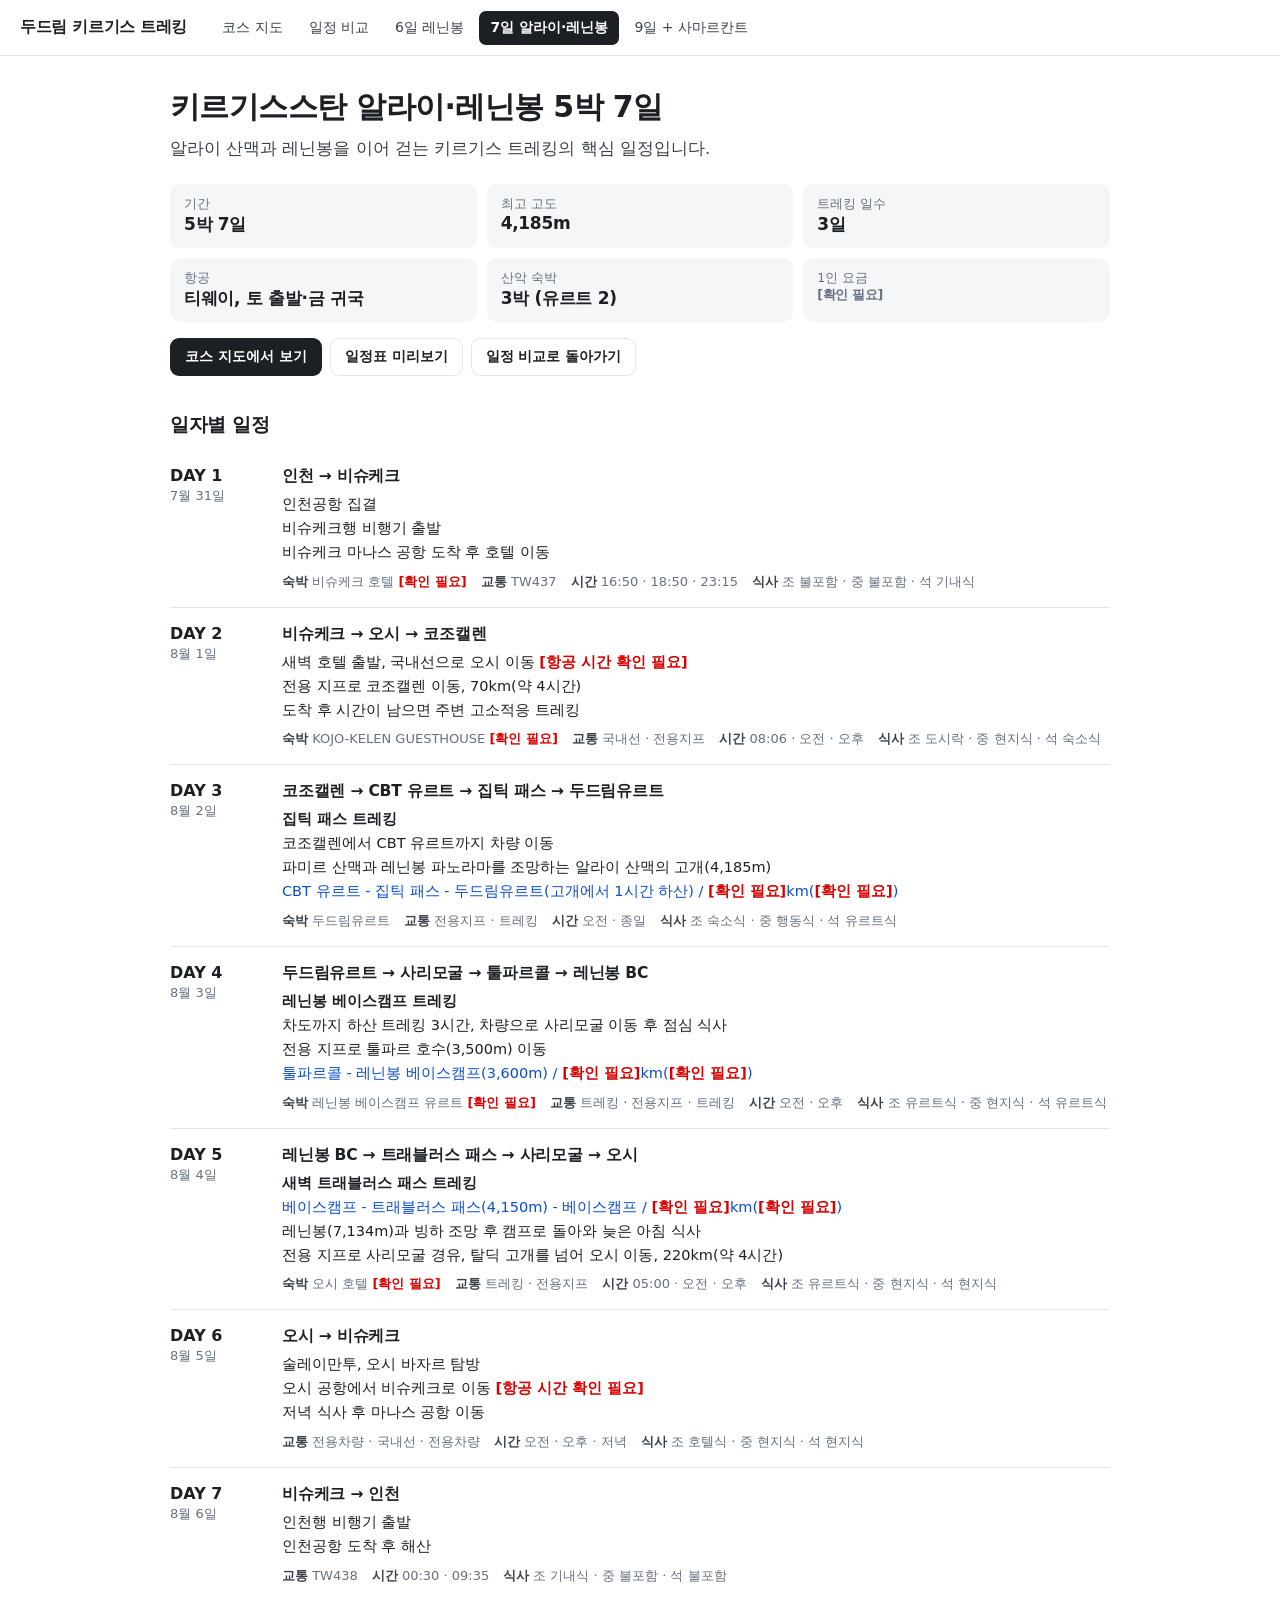
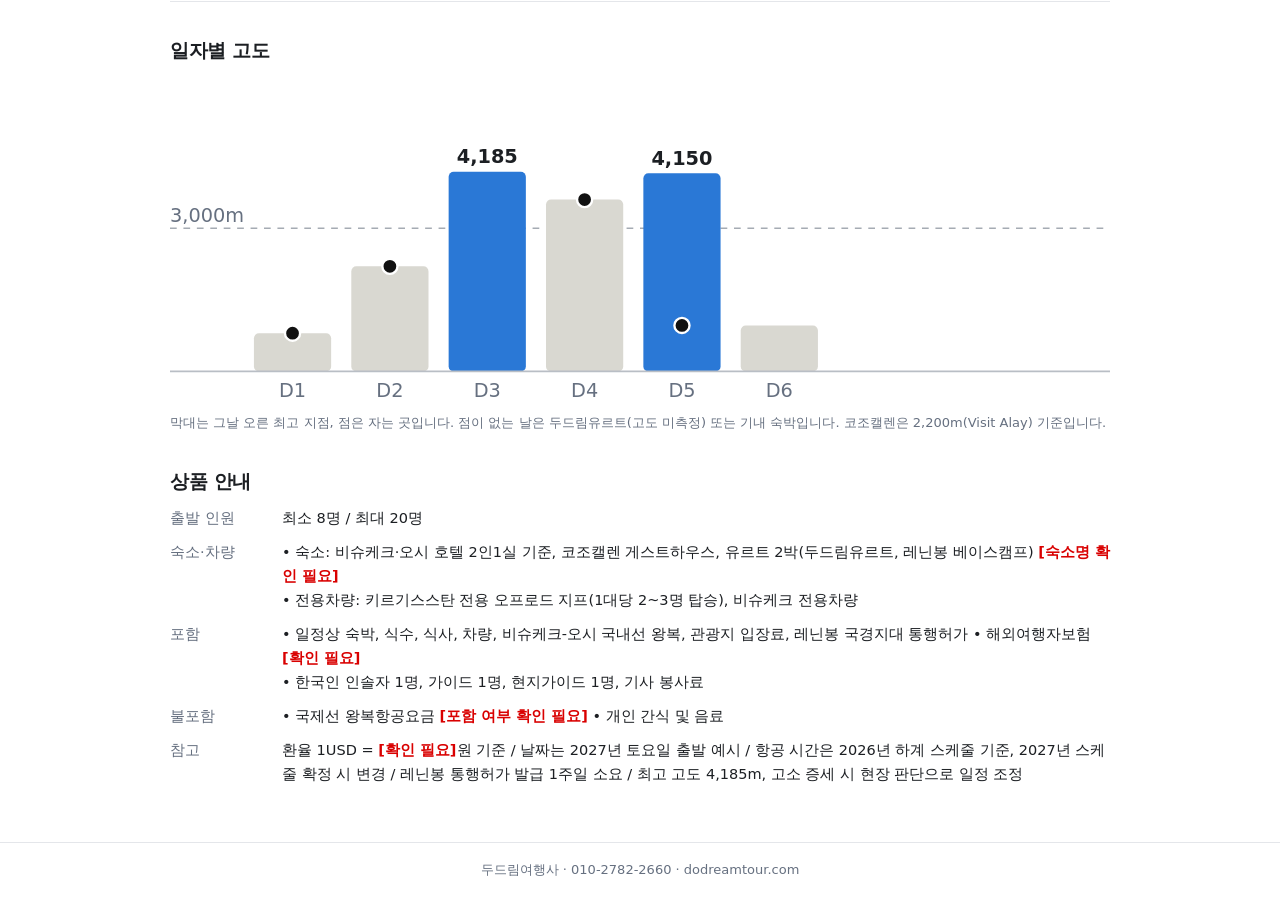
<file: trip-7.html>
<!doctype html>
<html lang="ko"><head><meta charset="utf-8"><meta name="viewport" content="width=device-width, initial-scale=1">
<title>7일 알라이·레닌봉 | 키르기스 트레킹</title><link href="site.css?v=3" rel="stylesheet"></head>
<body><header class="hdr"><a class="logo" href="index.html">두드림 키르기스 트레킹</a><nav aria-label="주 메뉴"><a href="index.html">코스 지도</a><a href="compare.html">일정 비교</a><a href="trip-6.html">6일 레닌봉</a><a href="trip-7.html" aria-current="page">7일 알라이·레닌봉</a><a href="trip-9.html">9일 + 사마르칸트</a></nav></header>
<main class="wrap">
<h1>키르기스스탄 알라이·레닌봉 5박 7일</h1>
<p class="lead">알라이 산맥과 레닌봉을 이어 걷는 키르기스 트레킹의 핵심 일정입니다.</p>
<div class="facts"><div class="fact"><span>기간</span><b>5박 7일</b></div><div class="fact"><span>최고 고도</span><b>4,185m</b></div><div class="fact"><span>트레킹 일수</span><b>3일</b></div><div class="fact"><span>항공</span><b>티웨이, 토 출발·금 귀국</b></div><div class="fact"><span>산악 숙박</span><b>3박 (유르트 2)</b></div><div class="fact"><span>1인 요금</span><b><span class="chk">[확인 필요]</span></b></div></div>
<div class="acts"><a class="btn" href="index.html?course=alay">코스 지도에서 보기</a><button class="btn sec" id="open-sheet" type="button">일정표 미리보기</button><a class="btn sec" href="compare.html">일정 비교로 돌아가기</a></div>
<dialog class="sheet" id="sheet" aria-labelledby="sheet-title">
<div class="sheet-top"><b id="sheet-title">키르기스스탄 알라이·레닌봉 5박 7일 일정표</b>
<a class="btn" href="files/trip-7.pdf" download="키르기스스탄_알라이·레닌봉_5박_7일_일정표.pdf">PDF 다운로드</a>
<button class="sheet-x" id="close-sheet" type="button" aria-label="닫기">×</button></div>
<div class="sheet-body"><img src="files/trip-7-p1.png" alt="키르기스스탄 알라이·레닌봉 5박 7일 일정표 1쪽" loading="lazy"><img src="files/trip-7-p2.png" alt="키르기스스탄 알라이·레닌봉 5박 7일 일정표 2쪽" loading="lazy"></div></dialog>
<script>
const dlg=document.getElementById('sheet');
document.getElementById('open-sheet').onclick=()=>dlg.showModal();
document.getElementById('close-sheet').onclick=()=>dlg.close();
dlg.addEventListener('click',e=>{if(e.target===dlg)dlg.close();});
</script>
<h2>일자별 일정</h2>
<article class="day"><div><div class="no">DAY 1</div><div class="dt">7월 31일</div></div><div><div class="route">인천 → 비슈케크</div><ul><li>인천공항 집결</li><li>비슈케크행 비행기 출발</li><li>비슈케크 마나스 공항 도착 후 호텔 이동</li></ul><div class="meta"><span><b>숙박</b> 비슈케크 호텔 <span class="chk">[확인 필요]</span></span><span><b>교통</b> TW437</span><span><b>시간</b> 16:50 · 18:50 · 23:15</span><span><b>식사</b> 조 불포함 · 중 불포함 · 석 기내식</span></div></div></article><article class="day"><div><div class="no">DAY 2</div><div class="dt">8월 1일</div></div><div><div class="route">비슈케크 → 오시 → 코조캘렌</div><ul><li>새벽 호텔 출발, 국내선으로 오시 이동 <span class="chk">[항공 시간 확인 필요]</span></li><li>전용 지프로 코조캘렌 이동, 70km(약 4시간)</li><li>도착 후 시간이 남으면 주변 고소적응 트레킹</li></ul><div class="meta"><span><b>숙박</b> KOJO-KELEN GUESTHOUSE <span class="chk">[확인 필요]</span></span><span><b>교통</b> 국내선 · 전용지프</span><span><b>시간</b> 08:06 · 오전 · 오후</span><span><b>식사</b> 조 도시락 · 중 현지식 · 석 숙소식</span></div></div></article><article class="day"><div><div class="no">DAY 3</div><div class="dt">8월 2일</div></div><div><div class="route">코조캘렌 → CBT 유르트 → 집틱 패스 → 두드림유르트</div><ul><li class="t">집틱 패스 트레킹</li><li>코조캘렌에서 CBT 유르트까지 차량 이동</li><li>파미르 산맥과 레닌봉 파노라마를 조망하는 알라이 산맥의 고개(4,185m)</li><li class="r">CBT 유르트 - 집틱 패스 - 두드림유르트(고개에서 1시간 하산) / <span class="chk">[확인 필요]</span>km(<span class="chk">[확인 필요]</span>)</li></ul><div class="meta"><span><b>숙박</b> 두드림유르트</span><span><b>교통</b> 전용지프 · 트레킹</span><span><b>시간</b> 오전 · 종일</span><span><b>식사</b> 조 숙소식 · 중 행동식 · 석 유르트식</span></div></div></article><article class="day"><div><div class="no">DAY 4</div><div class="dt">8월 3일</div></div><div><div class="route">두드림유르트 → 사리모굴 → 툴파르콜 → 레닌봉 BC</div><ul><li class="t">레닌봉 베이스캠프 트레킹</li><li>차도까지 하산 트레킹 3시간, 차량으로 사리모굴 이동 후 점심 식사</li><li>전용 지프로 툴파르 호수(3,500m) 이동</li><li class="r">툴파르콜 - 레닌봉 베이스캠프(3,600m) / <span class="chk">[확인 필요]</span>km(<span class="chk">[확인 필요]</span>)</li></ul><div class="meta"><span><b>숙박</b> 레닌봉 베이스캠프 유르트 <span class="chk">[확인 필요]</span></span><span><b>교통</b> 트레킹 · 전용지프 · 트레킹</span><span><b>시간</b> 오전 · 오후</span><span><b>식사</b> 조 유르트식 · 중 현지식 · 석 유르트식</span></div></div></article><article class="day"><div><div class="no">DAY 5</div><div class="dt">8월 4일</div></div><div><div class="route">레닌봉 BC → 트래블러스 패스 → 사리모굴 → 오시</div><ul><li class="t">새벽 트래블러스 패스 트레킹</li><li class="r">베이스캠프 - 트래블러스 패스(4,150m) - 베이스캠프 / <span class="chk">[확인 필요]</span>km(<span class="chk">[확인 필요]</span>)</li><li>레닌봉(7,134m)과 빙하 조망 후 캠프로 돌아와 늦은 아침 식사</li><li>전용 지프로 사리모굴 경유, 탈딕 고개를 넘어 오시 이동, 220km(약 4시간)</li></ul><div class="meta"><span><b>숙박</b> 오시 호텔 <span class="chk">[확인 필요]</span></span><span><b>교통</b> 트레킹 · 전용지프</span><span><b>시간</b> 05:00 · 오전 · 오후</span><span><b>식사</b> 조 유르트식 · 중 현지식 · 석 현지식</span></div></div></article><article class="day"><div><div class="no">DAY 6</div><div class="dt">8월 5일</div></div><div><div class="route">오시 → 비슈케크</div><ul><li>술레이만투, 오시 바자르 탐방</li><li>오시 공항에서 비슈케크로 이동 <span class="chk">[항공 시간 확인 필요]</span></li><li>저녁 식사 후 마나스 공항 이동</li></ul><div class="meta"><span><b>교통</b> 전용차량 · 국내선 · 전용차량</span><span><b>시간</b> 오전 · 오후 · 저녁</span><span><b>식사</b> 조 호텔식 · 중 현지식 · 석 현지식</span></div></div></article><article class="day"><div><div class="no">DAY 7</div><div class="dt">8월 6일</div></div><div><div class="route">비슈케크 → 인천</div><ul><li>인천행 비행기 출발</li><li>인천공항 도착 후 해산</li></ul><div class="meta"><span><b>교통</b> TW438</span><span><b>시간</b> 00:30 · 09:35</span><span><b>식사</b> 조 기내식 · 중 불포함 · 석 불포함</span></div></div></article>
<h2>일자별 고도</h2>
<svg class="alt" viewBox="0 0 560 196" role="img" aria-label="일자별 고도"><line x1="0" x2="560" y1="90.7" y2="90.7" stroke="#a5abb3" stroke-dasharray="4 4"/><text x="0" y="86.7">3,000m</text><rect x="50" y="153.2" width="46" height="22.8" rx="3" fill="#d9d8d1"><title>D1 800m</title></rect><circle cx="73.0" cy="153.2" r="4.5" fill="#111" stroke="#fff" stroke-width="1.4"><title>자는 곳 800m</title></circle><text x="73.0" y="191" text-anchor="middle">D1</text><rect x="108" y="113.4" width="46" height="62.6" rx="3" fill="#d9d8d1"><title>D2 2,200m</title></rect><circle cx="131.0" cy="113.4" r="4.5" fill="#111" stroke="#fff" stroke-width="1.4"><title>자는 곳 2,200m</title></circle><text x="131.0" y="191" text-anchor="middle">D2</text><rect x="166" y="57.0" width="46" height="119.0" rx="3" fill="#2a78d6"><title>D3 4,185m</title></rect><text x="189.0" y="52.0" text-anchor="middle" class="v">4,185</text><text x="189.0" y="191" text-anchor="middle">D3</text><rect x="224" y="73.6" width="46" height="102.4" rx="3" fill="#d9d8d1"><title>D4 3,600m</title></rect><circle cx="247.0" cy="73.6" r="4.5" fill="#111" stroke="#fff" stroke-width="1.4"><title>자는 곳 3,600m</title></circle><text x="247.0" y="191" text-anchor="middle">D4</text><rect x="282" y="58.0" width="46" height="118.0" rx="3" fill="#2a78d6"><title>D5 4,150m</title></rect><text x="305.0" y="53.0" text-anchor="middle" class="v">4,150</text><circle cx="305.0" cy="148.6" r="4.5" fill="#111" stroke="#fff" stroke-width="1.4"><title>자는 곳 963m</title></circle><text x="305.0" y="191" text-anchor="middle">D5</text><rect x="340" y="148.6" width="46" height="27.4" rx="3" fill="#d9d8d1"><title>D6 963m</title></rect><text x="363.0" y="191" text-anchor="middle">D6</text><line x1="0" x2="560" y1="176" y2="176" stroke="#b9bec5"/></svg>
<p class="cap">막대는 그날 오른 최고 지점, 점은 자는 곳입니다. 점이 없는 날은 두드림유르트(고도 미측정) 또는 기내 숙박입니다. 코조캘렌은 2,200m(Visit Alay) 기준입니다.</p>
<h2>상품 안내</h2>
<dl class="info"><dt>출발 인원</dt><dd>최소 8명 / 최대 20명</dd><dt>숙소·차량</dt><dd>• 숙소: 비슈케크·오시 호텔 2인1실 기준, 코조캘렌 게스트하우스, 유르트 2박(두드림유르트, 레닌봉 베이스캠프) <span class="chk">[숙소명 확인 필요]</span>
• 전용차량: 키르기스스탄 전용 오프로드 지프(1대당 2~3명 탑승), 비슈케크 전용차량</dd><dt>포함</dt><dd>• 일정상 숙박, 식수, 식사, 차량, 비슈케크-오시 국내선 왕복, 관광지 입장료, 레닌봉 국경지대 통행허가   • 해외여행자보험 <span class="chk">[확인 필요]</span>
• 한국인 인솔자 1명, 가이드 1명, 현지가이드 1명, 기사 봉사료</dd><dt>불포함</dt><dd>• 국제선 왕복항공요금 <span class="chk">[포함 여부 확인 필요]</span>  • 개인 간식 및 음료</dd><dt>참고</dt><dd>환율 1USD = <span class="chk">[확인 필요]</span>원 기준 / 날짜는 2027년 토요일 출발 예시 / 항공 시간은 2026년 하계 스케줄 기준, 2027년 스케줄 확정 시 변경 / 레닌봉 통행허가 발급 1주일 소요 / 최고 고도 4,185m, 고소 증세 시 현장 판단으로 일정 조정</dd></dl></main>
<footer class="ft">두드림여행사 · 010-2782-2660 · dodreamtour.com</footer></body></html>
</file>
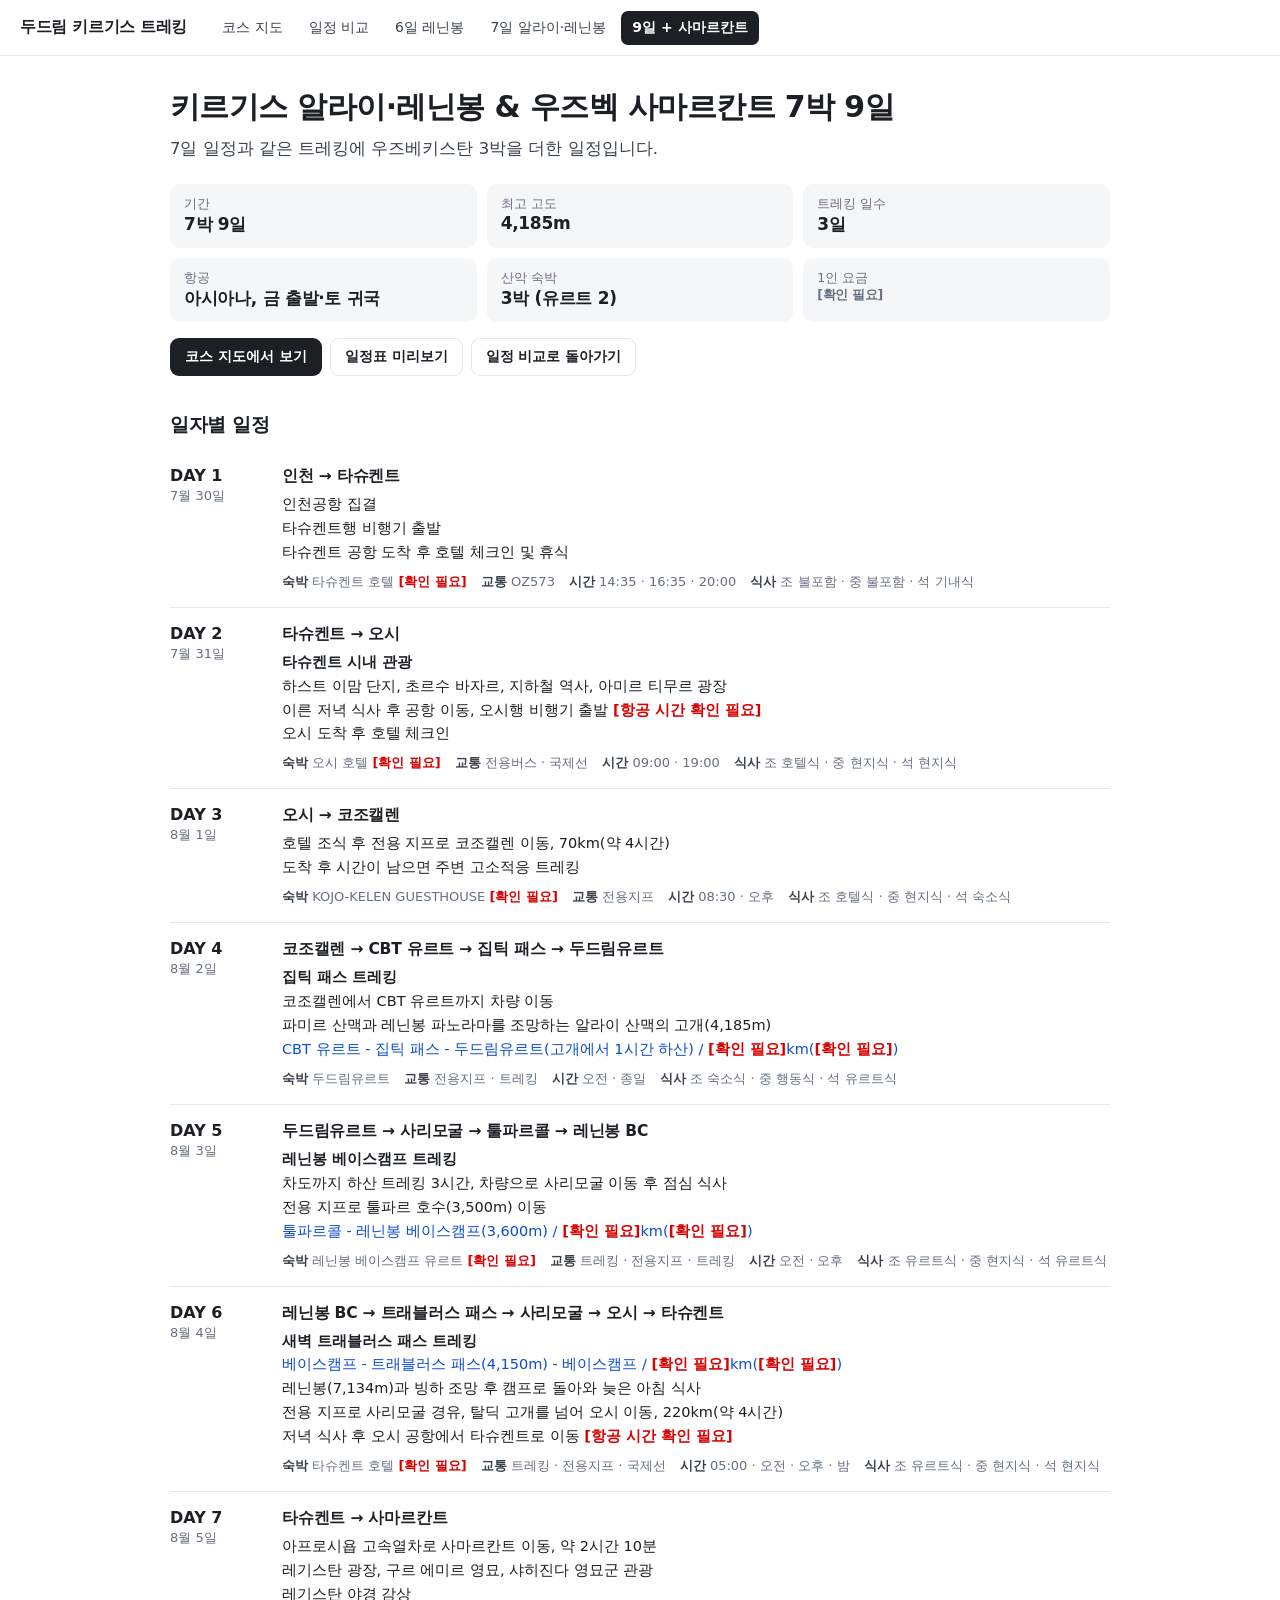
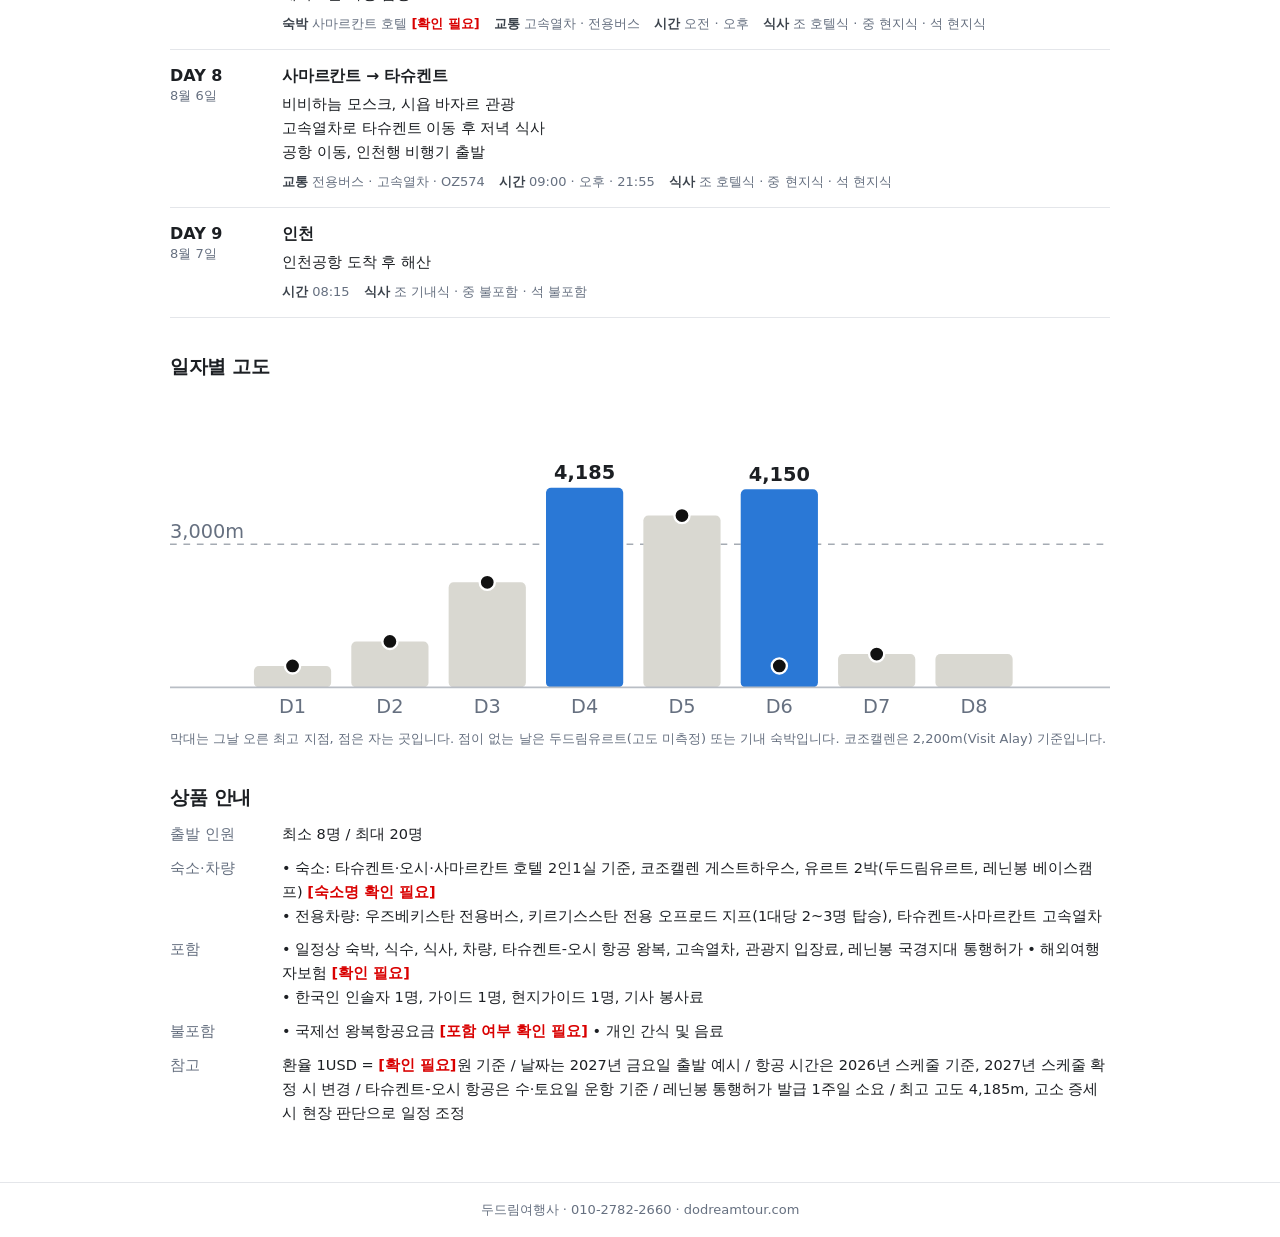
<file: trip-9.html>
<!doctype html>
<html lang="ko"><head><meta charset="utf-8"><meta name="viewport" content="width=device-width, initial-scale=1">
<title>9일 + 사마르칸트 | 키르기스 트레킹</title><link href="site.css?v=3" rel="stylesheet"></head>
<body><header class="hdr"><a class="logo" href="index.html">두드림 키르기스 트레킹</a><nav aria-label="주 메뉴"><a href="index.html">코스 지도</a><a href="compare.html">일정 비교</a><a href="trip-6.html">6일 레닌봉</a><a href="trip-7.html">7일 알라이·레닌봉</a><a href="trip-9.html" aria-current="page">9일 + 사마르칸트</a></nav></header>
<main class="wrap">
<h1>키르기스 알라이·레닌봉 &amp; 우즈벡 사마르칸트 7박 9일</h1>
<p class="lead">7일 일정과 같은 트레킹에 우즈베키스탄 3박을 더한 일정입니다.</p>
<div class="facts"><div class="fact"><span>기간</span><b>7박 9일</b></div><div class="fact"><span>최고 고도</span><b>4,185m</b></div><div class="fact"><span>트레킹 일수</span><b>3일</b></div><div class="fact"><span>항공</span><b>아시아나, 금 출발·토 귀국</b></div><div class="fact"><span>산악 숙박</span><b>3박 (유르트 2)</b></div><div class="fact"><span>1인 요금</span><b><span class="chk">[확인 필요]</span></b></div></div>
<div class="acts"><a class="btn" href="index.html?course=alay">코스 지도에서 보기</a><button class="btn sec" id="open-sheet" type="button">일정표 미리보기</button><a class="btn sec" href="compare.html">일정 비교로 돌아가기</a></div>
<dialog class="sheet" id="sheet" aria-labelledby="sheet-title">
<div class="sheet-top"><b id="sheet-title">키르기스 알라이·레닌봉 &amp; 우즈벡 사마르칸트 7박 9일 일정표</b>
<a class="btn" href="files/trip-9.pdf" download="키르기스_알라이·레닌봉_&amp;_우즈벡_사마르칸트_7박_9일_일정표.pdf">PDF 다운로드</a>
<button class="sheet-x" id="close-sheet" type="button" aria-label="닫기">×</button></div>
<div class="sheet-body"><img src="files/trip-9-p1.png" alt="키르기스 알라이·레닌봉 &amp; 우즈벡 사마르칸트 7박 9일 일정표 1쪽" loading="lazy"><img src="files/trip-9-p2.png" alt="키르기스 알라이·레닌봉 &amp; 우즈벡 사마르칸트 7박 9일 일정표 2쪽" loading="lazy"></div></dialog>
<script>
const dlg=document.getElementById('sheet');
document.getElementById('open-sheet').onclick=()=>dlg.showModal();
document.getElementById('close-sheet').onclick=()=>dlg.close();
dlg.addEventListener('click',e=>{if(e.target===dlg)dlg.close();});
</script>
<h2>일자별 일정</h2>
<article class="day"><div><div class="no">DAY 1</div><div class="dt">7월 30일</div></div><div><div class="route">인천 → 타슈켄트</div><ul><li>인천공항 집결</li><li>타슈켄트행 비행기 출발</li><li>타슈켄트 공항 도착 후 호텔 체크인 및 휴식</li></ul><div class="meta"><span><b>숙박</b> 타슈켄트 호텔 <span class="chk">[확인 필요]</span></span><span><b>교통</b> OZ573</span><span><b>시간</b> 14:35 · 16:35 · 20:00</span><span><b>식사</b> 조 불포함 · 중 불포함 · 석 기내식</span></div></div></article><article class="day"><div><div class="no">DAY 2</div><div class="dt">7월 31일</div></div><div><div class="route">타슈켄트 → 오시</div><ul><li class="t">타슈켄트 시내 관광</li><li>하스트 이맘 단지, 초르수 바자르, 지하철 역사, 아미르 티무르 광장</li><li>이른 저녁 식사 후 공항 이동, 오시행 비행기 출발 <span class="chk">[항공 시간 확인 필요]</span></li><li>오시 도착 후 호텔 체크인</li></ul><div class="meta"><span><b>숙박</b> 오시 호텔 <span class="chk">[확인 필요]</span></span><span><b>교통</b> 전용버스 · 국제선</span><span><b>시간</b> 09:00 · 19:00</span><span><b>식사</b> 조 호텔식 · 중 현지식 · 석 현지식</span></div></div></article><article class="day"><div><div class="no">DAY 3</div><div class="dt">8월 1일</div></div><div><div class="route">오시 → 코조캘렌</div><ul><li>호텔 조식 후 전용 지프로 코조캘렌 이동, 70km(약 4시간)</li><li>도착 후 시간이 남으면 주변 고소적응 트레킹</li></ul><div class="meta"><span><b>숙박</b> KOJO-KELEN GUESTHOUSE <span class="chk">[확인 필요]</span></span><span><b>교통</b> 전용지프</span><span><b>시간</b> 08:30 · 오후</span><span><b>식사</b> 조 호텔식 · 중 현지식 · 석 숙소식</span></div></div></article><article class="day"><div><div class="no">DAY 4</div><div class="dt">8월 2일</div></div><div><div class="route">코조캘렌 → CBT 유르트 → 집틱 패스 → 두드림유르트</div><ul><li class="t">집틱 패스 트레킹</li><li>코조캘렌에서 CBT 유르트까지 차량 이동</li><li>파미르 산맥과 레닌봉 파노라마를 조망하는 알라이 산맥의 고개(4,185m)</li><li class="r">CBT 유르트 - 집틱 패스 - 두드림유르트(고개에서 1시간 하산) / <span class="chk">[확인 필요]</span>km(<span class="chk">[확인 필요]</span>)</li></ul><div class="meta"><span><b>숙박</b> 두드림유르트</span><span><b>교통</b> 전용지프 · 트레킹</span><span><b>시간</b> 오전 · 종일</span><span><b>식사</b> 조 숙소식 · 중 행동식 · 석 유르트식</span></div></div></article><article class="day"><div><div class="no">DAY 5</div><div class="dt">8월 3일</div></div><div><div class="route">두드림유르트 → 사리모굴 → 툴파르콜 → 레닌봉 BC</div><ul><li class="t">레닌봉 베이스캠프 트레킹</li><li>차도까지 하산 트레킹 3시간, 차량으로 사리모굴 이동 후 점심 식사</li><li>전용 지프로 툴파르 호수(3,500m) 이동</li><li class="r">툴파르콜 - 레닌봉 베이스캠프(3,600m) / <span class="chk">[확인 필요]</span>km(<span class="chk">[확인 필요]</span>)</li></ul><div class="meta"><span><b>숙박</b> 레닌봉 베이스캠프 유르트 <span class="chk">[확인 필요]</span></span><span><b>교통</b> 트레킹 · 전용지프 · 트레킹</span><span><b>시간</b> 오전 · 오후</span><span><b>식사</b> 조 유르트식 · 중 현지식 · 석 유르트식</span></div></div></article><article class="day"><div><div class="no">DAY 6</div><div class="dt">8월 4일</div></div><div><div class="route">레닌봉 BC → 트래블러스 패스 → 사리모굴 → 오시 → 타슈켄트</div><ul><li class="t">새벽 트래블러스 패스 트레킹</li><li class="r">베이스캠프 - 트래블러스 패스(4,150m) - 베이스캠프 / <span class="chk">[확인 필요]</span>km(<span class="chk">[확인 필요]</span>)</li><li>레닌봉(7,134m)과 빙하 조망 후 캠프로 돌아와 늦은 아침 식사</li><li>전용 지프로 사리모굴 경유, 탈딕 고개를 넘어 오시 이동, 220km(약 4시간)</li><li>저녁 식사 후 오시 공항에서 타슈켄트로 이동 <span class="chk">[항공 시간 확인 필요]</span></li></ul><div class="meta"><span><b>숙박</b> 타슈켄트 호텔 <span class="chk">[확인 필요]</span></span><span><b>교통</b> 트레킹 · 전용지프 · 국제선</span><span><b>시간</b> 05:00 · 오전 · 오후 · 밤</span><span><b>식사</b> 조 유르트식 · 중 현지식 · 석 현지식</span></div></div></article><article class="day"><div><div class="no">DAY 7</div><div class="dt">8월 5일</div></div><div><div class="route">타슈켄트 → 사마르칸트</div><ul><li>아프로시욥 고속열차로 사마르칸트 이동, 약 2시간 10분</li><li>레기스탄 광장, 구르 에미르 영묘, 샤히진다 영묘군 관광</li><li>레기스탄 야경 감상</li></ul><div class="meta"><span><b>숙박</b> 사마르칸트 호텔 <span class="chk">[확인 필요]</span></span><span><b>교통</b> 고속열차 · 전용버스</span><span><b>시간</b> 오전 · 오후</span><span><b>식사</b> 조 호텔식 · 중 현지식 · 석 현지식</span></div></div></article><article class="day"><div><div class="no">DAY 8</div><div class="dt">8월 6일</div></div><div><div class="route">사마르칸트 → 타슈켄트</div><ul><li>비비하늠 모스크, 시욥 바자르 관광</li><li>고속열차로 타슈켄트 이동 후 저녁 식사</li><li>공항 이동, 인천행 비행기 출발</li></ul><div class="meta"><span><b>교통</b> 전용버스 · 고속열차 · OZ574</span><span><b>시간</b> 09:00 · 오후 · 21:55</span><span><b>식사</b> 조 호텔식 · 중 현지식 · 석 현지식</span></div></div></article><article class="day"><div><div class="no">DAY 9</div><div class="dt">8월 7일</div></div><div><div class="route">인천</div><ul><li>인천공항 도착 후 해산</li></ul><div class="meta"><span><b>시간</b> 08:15</span><span><b>식사</b> 조 기내식 · 중 불포함 · 석 불포함</span></div></div></article>
<h2>일자별 고도</h2>
<svg class="alt" viewBox="0 0 560 196" role="img" aria-label="일자별 고도"><line x1="0" x2="560" y1="90.7" y2="90.7" stroke="#a5abb3" stroke-dasharray="4 4"/><text x="0" y="86.7">3,000m</text><rect x="50" y="163.2" width="46" height="12.8" rx="3" fill="#d9d8d1"><title>D1 450m</title></rect><circle cx="73.0" cy="163.2" r="4.5" fill="#111" stroke="#fff" stroke-width="1.4"><title>자는 곳 450m</title></circle><text x="73.0" y="191" text-anchor="middle">D1</text><rect x="108" y="148.6" width="46" height="27.4" rx="3" fill="#d9d8d1"><title>D2 963m</title></rect><circle cx="131.0" cy="148.6" r="4.5" fill="#111" stroke="#fff" stroke-width="1.4"><title>자는 곳 963m</title></circle><text x="131.0" y="191" text-anchor="middle">D2</text><rect x="166" y="113.4" width="46" height="62.6" rx="3" fill="#d9d8d1"><title>D3 2,200m</title></rect><circle cx="189.0" cy="113.4" r="4.5" fill="#111" stroke="#fff" stroke-width="1.4"><title>자는 곳 2,200m</title></circle><text x="189.0" y="191" text-anchor="middle">D3</text><rect x="224" y="57.0" width="46" height="119.0" rx="3" fill="#2a78d6"><title>D4 4,185m</title></rect><text x="247.0" y="52.0" text-anchor="middle" class="v">4,185</text><text x="247.0" y="191" text-anchor="middle">D4</text><rect x="282" y="73.6" width="46" height="102.4" rx="3" fill="#d9d8d1"><title>D5 3,600m</title></rect><circle cx="305.0" cy="73.6" r="4.5" fill="#111" stroke="#fff" stroke-width="1.4"><title>자는 곳 3,600m</title></circle><text x="305.0" y="191" text-anchor="middle">D5</text><rect x="340" y="58.0" width="46" height="118.0" rx="3" fill="#2a78d6"><title>D6 4,150m</title></rect><text x="363.0" y="53.0" text-anchor="middle" class="v">4,150</text><circle cx="363.0" cy="163.2" r="4.5" fill="#111" stroke="#fff" stroke-width="1.4"><title>자는 곳 450m</title></circle><text x="363.0" y="191" text-anchor="middle">D6</text><rect x="398" y="156.1" width="46" height="19.9" rx="3" fill="#d9d8d1"><title>D7 700m</title></rect><circle cx="421.0" cy="156.1" r="4.5" fill="#111" stroke="#fff" stroke-width="1.4"><title>자는 곳 700m</title></circle><text x="421.0" y="191" text-anchor="middle">D7</text><rect x="456" y="156.1" width="46" height="19.9" rx="3" fill="#d9d8d1"><title>D8 700m</title></rect><text x="479.0" y="191" text-anchor="middle">D8</text><line x1="0" x2="560" y1="176" y2="176" stroke="#b9bec5"/></svg>
<p class="cap">막대는 그날 오른 최고 지점, 점은 자는 곳입니다. 점이 없는 날은 두드림유르트(고도 미측정) 또는 기내 숙박입니다. 코조캘렌은 2,200m(Visit Alay) 기준입니다.</p>
<h2>상품 안내</h2>
<dl class="info"><dt>출발 인원</dt><dd>최소 8명 / 최대 20명</dd><dt>숙소·차량</dt><dd>• 숙소: 타슈켄트·오시·사마르칸트 호텔 2인1실 기준, 코조캘렌 게스트하우스, 유르트 2박(두드림유르트, 레닌봉 베이스캠프) <span class="chk">[숙소명 확인 필요]</span>
• 전용차량: 우즈베키스탄 전용버스, 키르기스스탄 전용 오프로드 지프(1대당 2~3명 탑승), 타슈켄트-사마르칸트 고속열차</dd><dt>포함</dt><dd>• 일정상 숙박, 식수, 식사, 차량, 타슈켄트-오시 항공 왕복, 고속열차, 관광지 입장료, 레닌봉 국경지대 통행허가   • 해외여행자보험 <span class="chk">[확인 필요]</span>
• 한국인 인솔자 1명, 가이드 1명, 현지가이드 1명, 기사 봉사료</dd><dt>불포함</dt><dd>• 국제선 왕복항공요금 <span class="chk">[포함 여부 확인 필요]</span>  • 개인 간식 및 음료</dd><dt>참고</dt><dd>환율 1USD = <span class="chk">[확인 필요]</span>원 기준 / 날짜는 2027년 금요일 출발 예시 / 항공 시간은 2026년 스케줄 기준, 2027년 스케줄 확정 시 변경 / 타슈켄트-오시 항공은 수·토요일 운항 기준 / 레닌봉 통행허가 발급 1주일 소요 / 최고 고도 4,185m, 고소 증세 시 현장 판단으로 일정 조정</dd></dl></main>
<footer class="ft">두드림여행사 · 010-2782-2660 · dodreamtour.com</footer></body></html>
</file>
<file: site.css>
:root{--ink:#1c1f23;--sub:#667080;--line:#e4e6ea;--bg:#fff;--alay:#d9601a;--lenin:#1e62d0;--jeep:#59616c;--hdr:56px}
*{box-sizing:border-box}
html,body{margin:0;font-family:"Apple SD Gothic Neo","Noto Sans KR",system-ui,sans-serif;color:var(--ink);background:var(--bg)}
.hdr{position:sticky;top:0;z-index:10;height:var(--hdr);display:flex;align-items:center;gap:24px;padding:0 20px;background:#fff;border-bottom:1px solid var(--line)}
.logo{font-weight:800;font-size:15.5px;color:var(--ink);text-decoration:none;white-space:nowrap;letter-spacing:-.3px}
.hdr nav{display:flex;gap:4px;overflow-x:auto;scrollbar-width:none}
.hdr nav a{padding:8px 11px;border-radius:7px;font-size:14px;color:#3b424b;text-decoration:none;white-space:nowrap}
.hdr nav a:hover{background:#f2f4f6}
.hdr nav a[aria-current=page]{background:var(--ink);color:#fff;font-weight:700}
.wrap{max-width:980px;margin:0 auto;padding:32px 20px 56px}
.wrap h1{font-size:30px;line-height:1.25;letter-spacing:-.6px;margin:0}
.lead{font-size:16.5px;line-height:1.6;color:#3b424b;margin:10px 0 0;max-width:760px}
.wrap h2{font-size:19px;letter-spacing:-.3px;margin:36px 0 12px}
.cards{display:grid;grid-template-columns:repeat(3,1fr);gap:12px;margin-top:22px}
.card{display:block;border:1px solid var(--line);border-radius:12px;padding:16px;color:inherit;text-decoration:none}
a.card:hover{border-color:var(--ink)}
.card b{font-size:17px;letter-spacing:-.3px}.card .d{color:var(--lenin);font-weight:700;font-size:13px;margin:3px 0 8px}
.card p{margin:0;font-size:14px;line-height:1.55;color:#3b424b}.card .go{display:block;margin-top:10px;font-size:13px;font-weight:700}
table.cmp{border-collapse:collapse;width:100%;font-size:14.5px}
.cmp th,.cmp td{border-bottom:1px solid var(--line);padding:10px;text-align:left;vertical-align:top}
.cmp th{background:#f5f6f8;font-weight:700}.cmp td:first-child{color:var(--sub);white-space:nowrap}
.scroll{overflow-x:auto}
.cap{font-size:13px;color:var(--sub);line-height:1.55;margin:8px 0 0}
.fig{font-size:16px;font-weight:700;margin:0 0 2px}
.alt{width:100%;display:block;margin-top:10px}.alt text{font-size:11.5px;fill:#667080}.alt .h{font-size:12.5px;font-weight:700;fill:#1c1f23}.alt .v{font-weight:700;fill:#1c1f23}
.facts{display:grid;grid-template-columns:repeat(3,1fr);gap:10px;margin-top:22px}
.fact{background:#f5f6f8;border-radius:10px;padding:12px 14px}.fact span{display:block;font-size:12.5px;color:var(--sub)}.fact b{font-size:17px;letter-spacing:-.3px}
.acts{display:flex;gap:8px;flex-wrap:wrap;margin-top:16px}
.btn{display:inline-block;padding:10px 15px;border-radius:9px;background:var(--ink);color:#fff;text-decoration:none;font-weight:700;font-size:14px}
.btn.sec{background:#fff;color:var(--ink);box-shadow:inset 0 0 0 1px var(--line)}
button.btn{border:0;font-family:inherit;cursor:pointer}
.sheet{width:min(860px,calc(100vw - 32px));height:calc(100dvh - 40px);max-height:none;padding:0;border:0;border-radius:12px;overflow:hidden}
.sheet[open]{display:flex;flex-direction:column}
.sheet::backdrop{background:#0009}
.sheet-top{display:flex;align-items:center;gap:8px;padding:10px 12px;border-bottom:1px solid var(--line);background:#fff}
.sheet-top b{flex:1;font-size:15px;letter-spacing:-.2px;min-width:0;overflow:hidden;text-overflow:ellipsis;white-space:nowrap}
.sheet-top .btn{flex:none;padding:7px 11px;font-size:12.5px;white-space:nowrap}
.sheet-x{appearance:none;border:0;background:#f2f4f6;border-radius:8px;width:36px;height:36px;font-size:22px;line-height:1;cursor:pointer;color:var(--ink);flex:none}
.sheet-body{flex:1;min-height:0;overflow:auto;background:#e9ebee;padding:12px;-webkit-overflow-scrolling:touch}
.sheet-body img{display:block;width:100%;height:auto;background:#fff;margin:0 auto 12px;box-shadow:0 1px 4px #0003}
.sheet-body img:last-child{margin-bottom:0}
.day{display:grid;grid-template-columns:96px 1fr;gap:16px;padding:16px 0;border-bottom:1px solid var(--line)}
.day .no{font-weight:800;font-size:16px}.day .dt{font-size:13px;color:var(--sub);margin-top:2px}
.route{font-weight:700;font-size:15.5px;letter-spacing:-.2px}
.day ul{list-style:none;margin:6px 0 0;padding:0;font-size:14.5px;line-height:1.65}
.day li.t{font-weight:800}.day li.r{color:#0d4dcc}
.meta{display:flex;flex-wrap:wrap;gap:4px 14px;margin-top:8px;font-size:13px;color:var(--sub)}
.meta b{color:#3b424b;font-weight:600}
.chk{color:#d90000;font-weight:600}
.info{display:grid;grid-template-columns:96px 1fr;gap:10px 16px;font-size:14.5px;line-height:1.65;margin:0}
.info dt{color:var(--sub)}.info dd{margin:0;white-space:pre-line}
.ft{border-top:1px solid var(--line);padding:18px 20px;text-align:center;font-size:13px;color:var(--sub)}
@media (max-width:820px){
 .hdr{gap:10px;padding:0 12px}.logo{display:none}
 .cards{grid-template-columns:1fr}.facts{grid-template-columns:1fr 1fr}
 .wrap h1{font-size:25px}.day{grid-template-columns:1fr;gap:6px}
 .sheet{width:100vw;max-width:100vw;height:100dvh;border-radius:0}
 .sheet-top{padding:8px 10px}.sheet-top b{font-size:14px}
}
</file>
